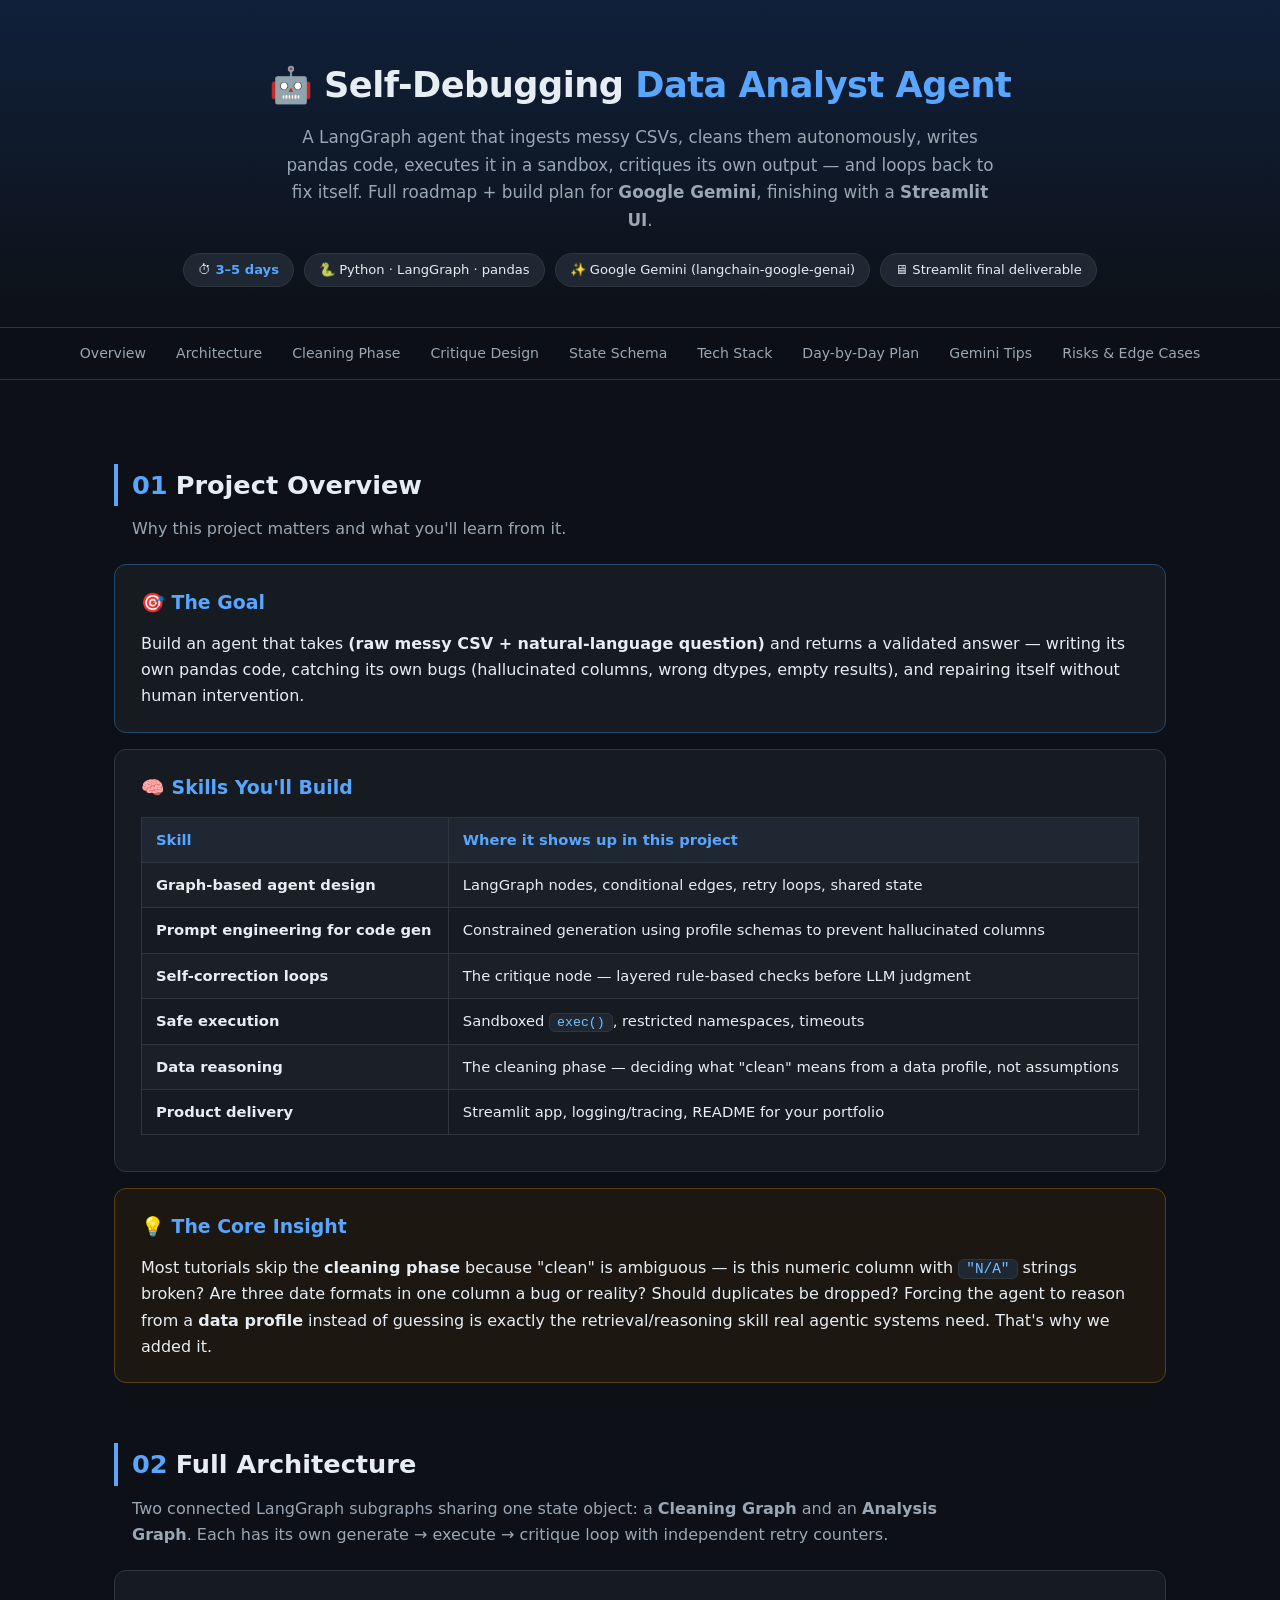
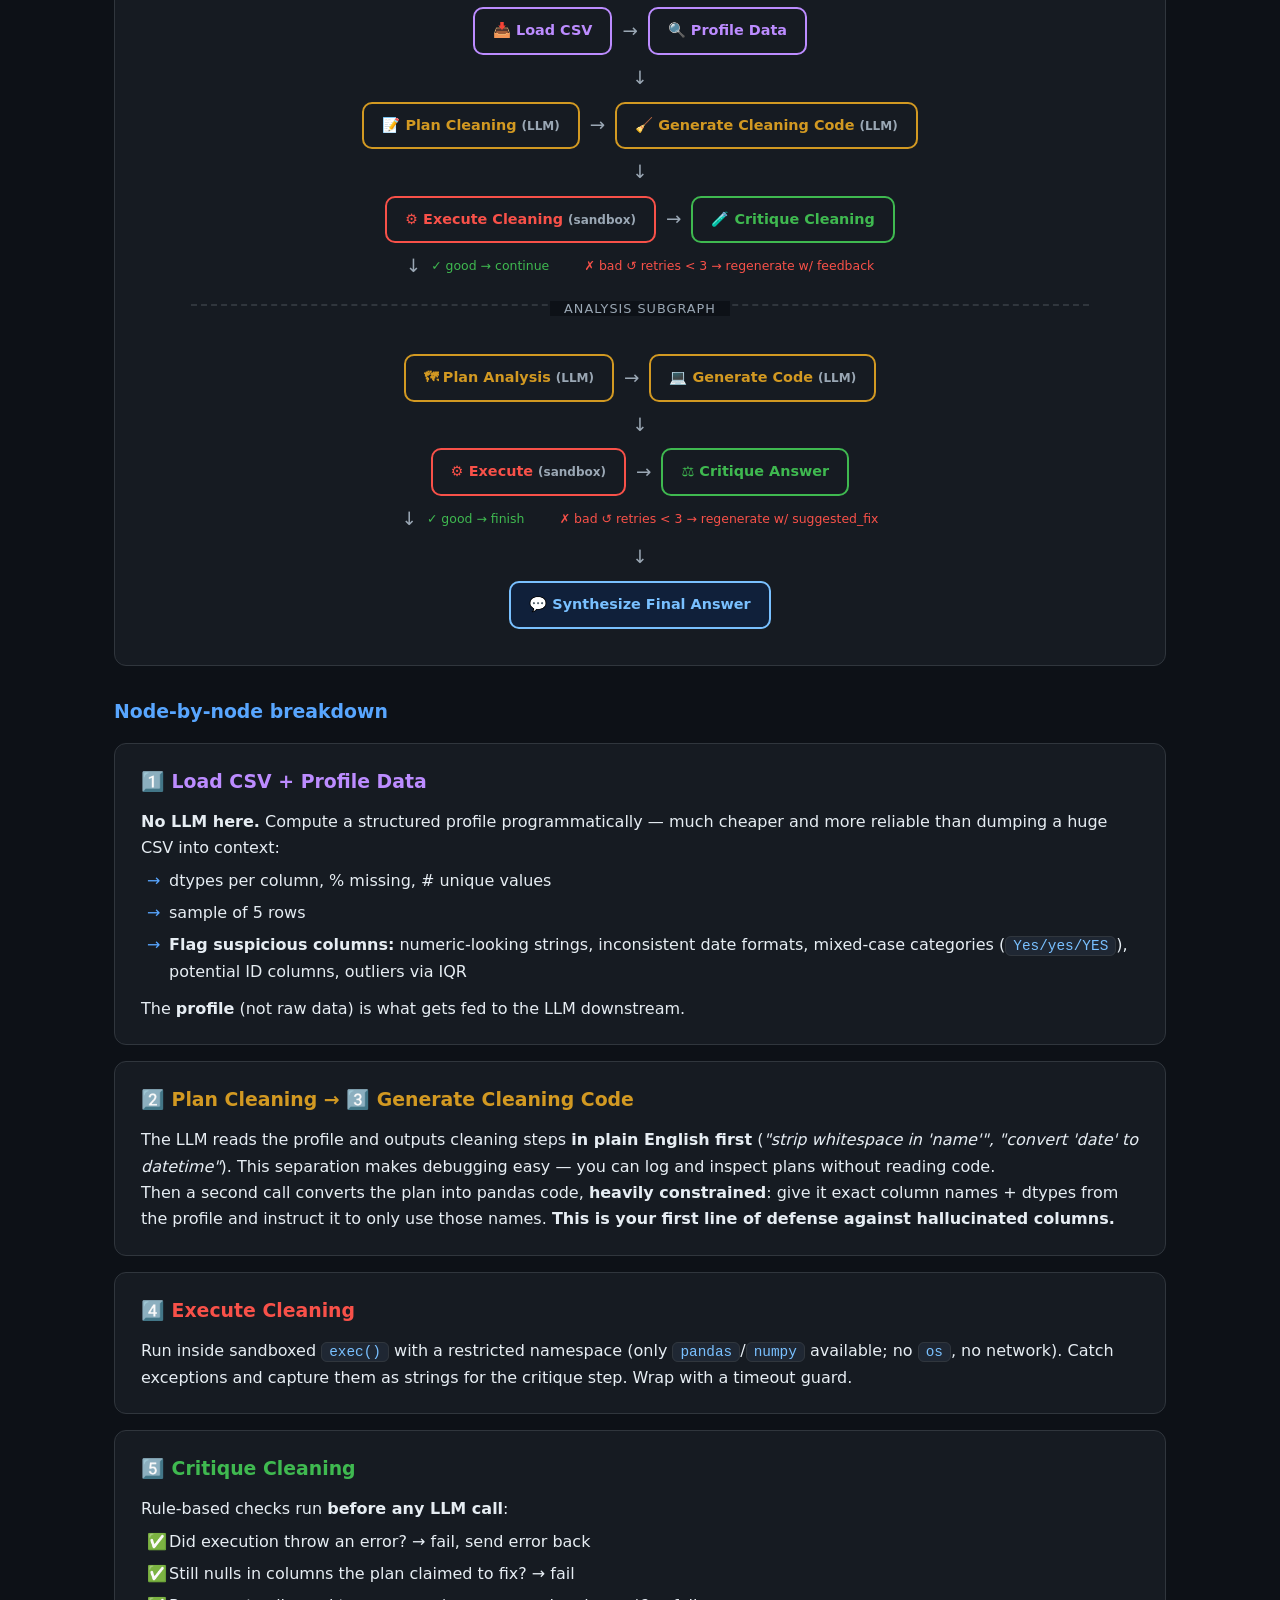
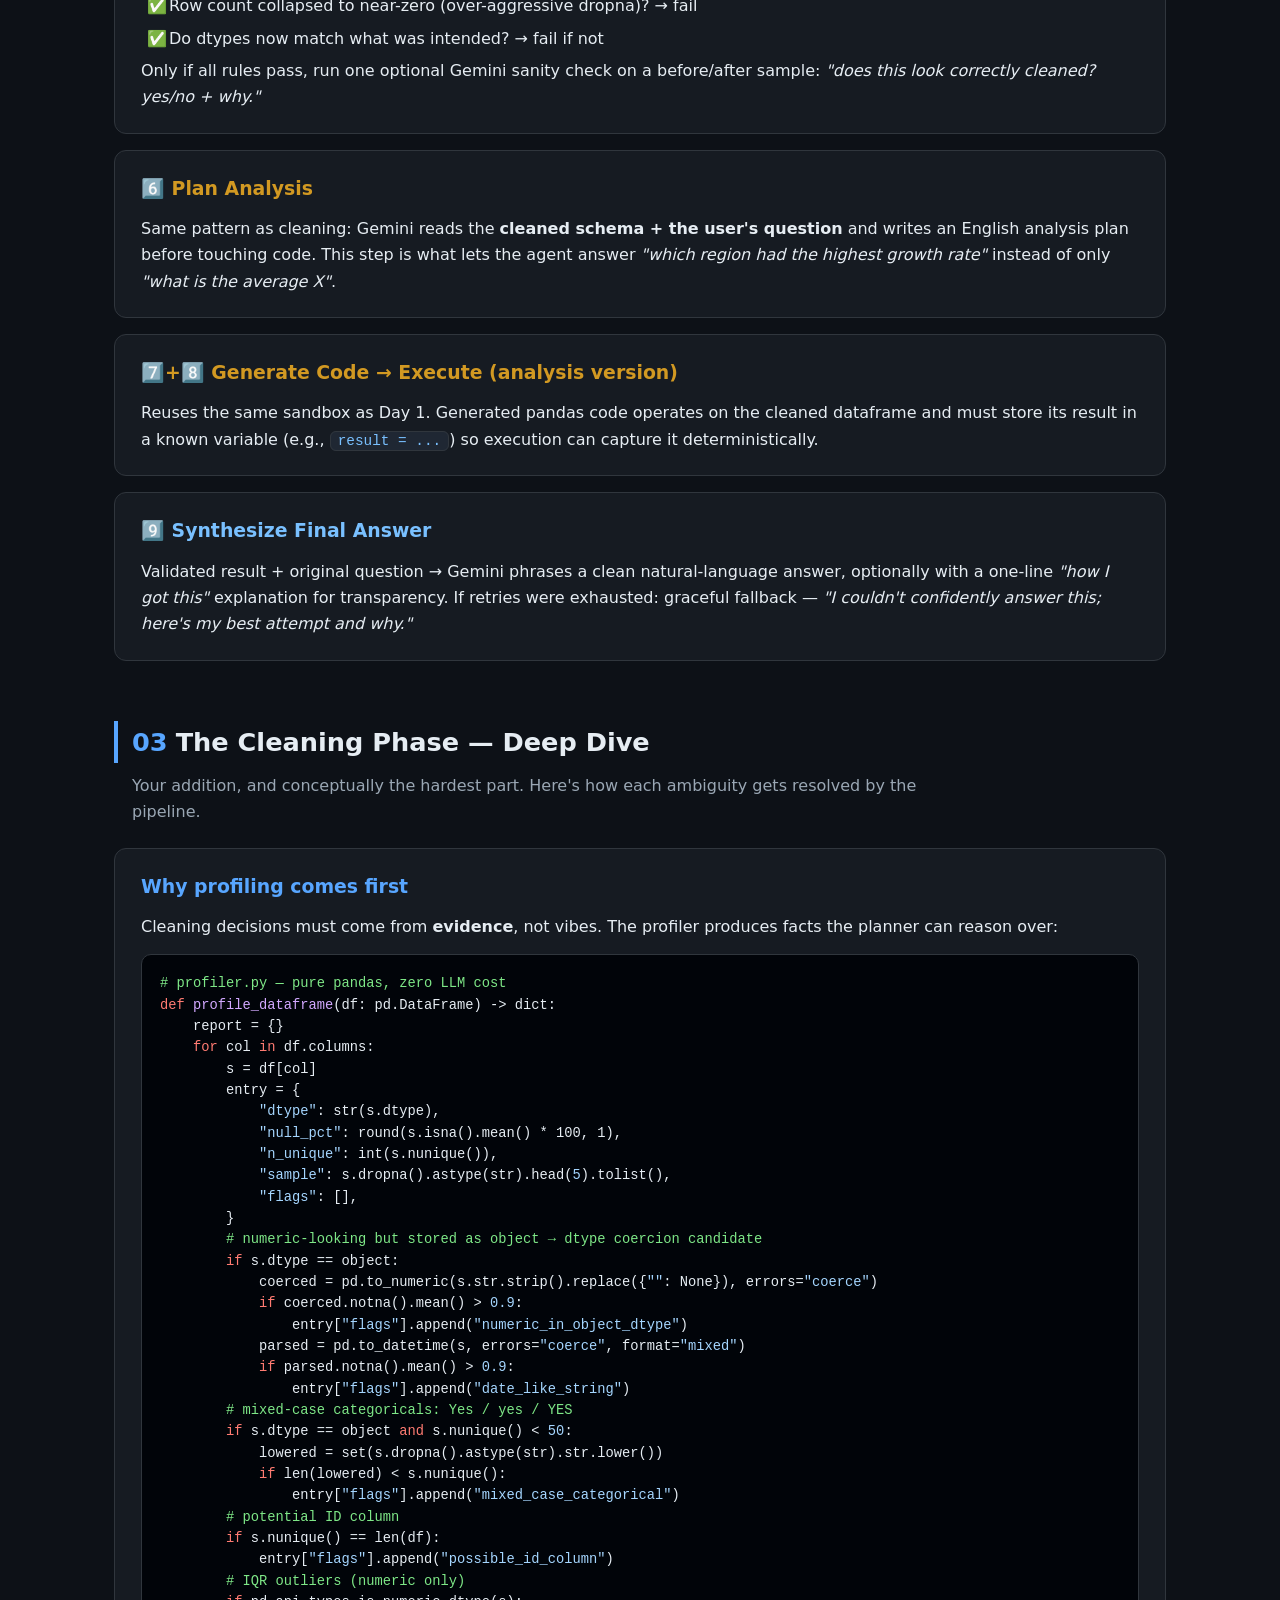
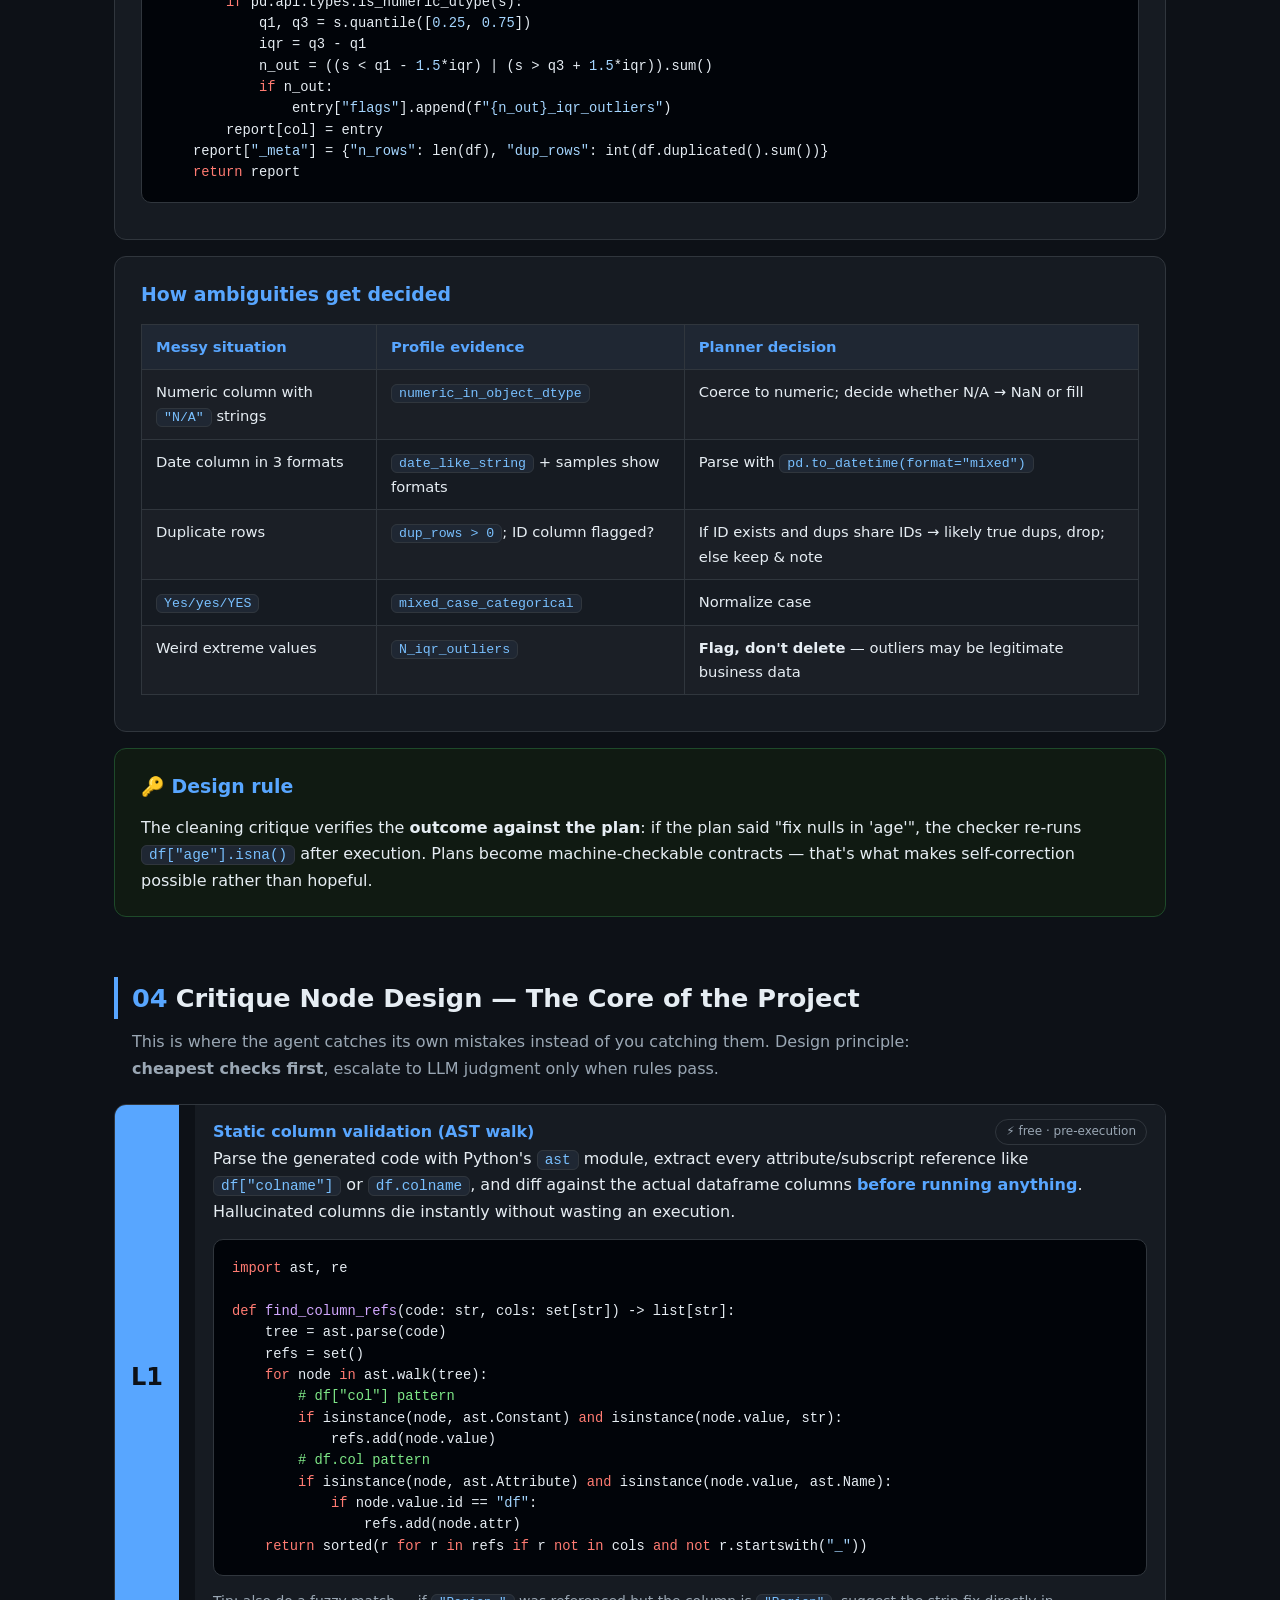
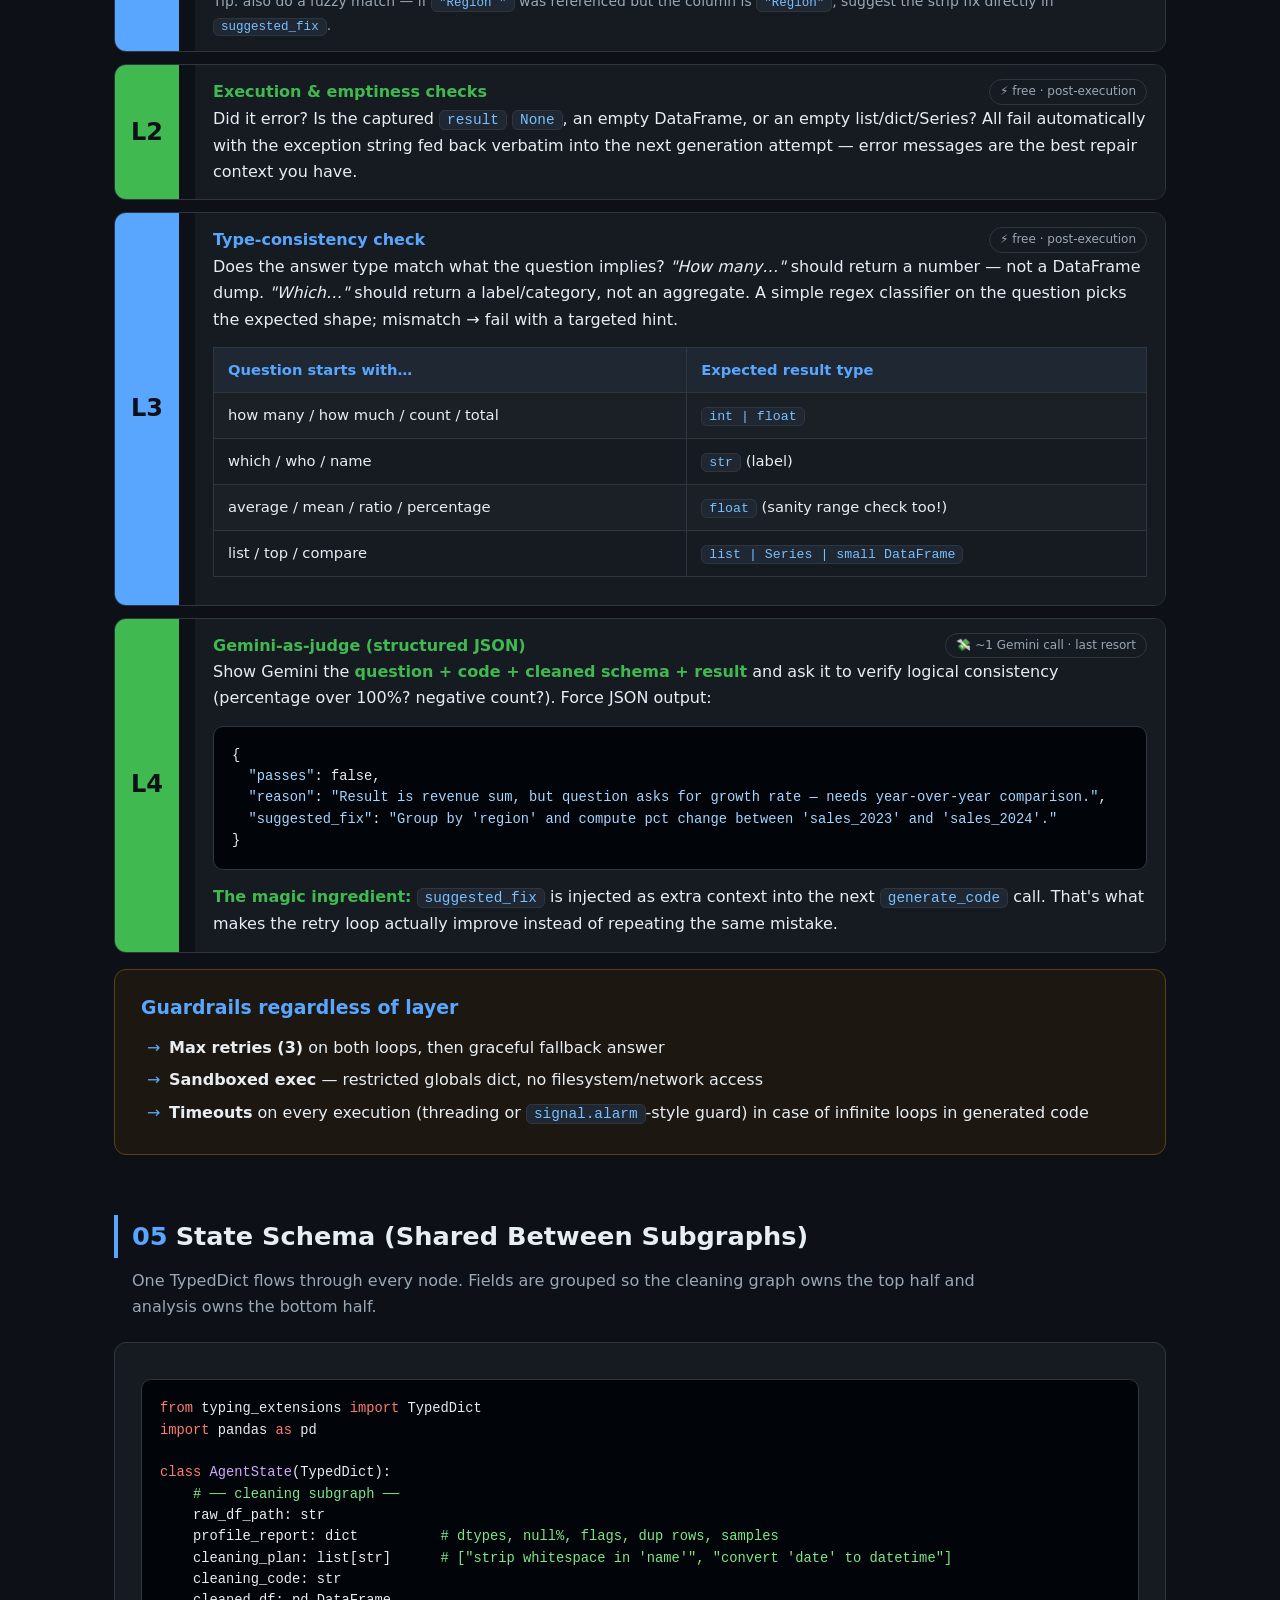
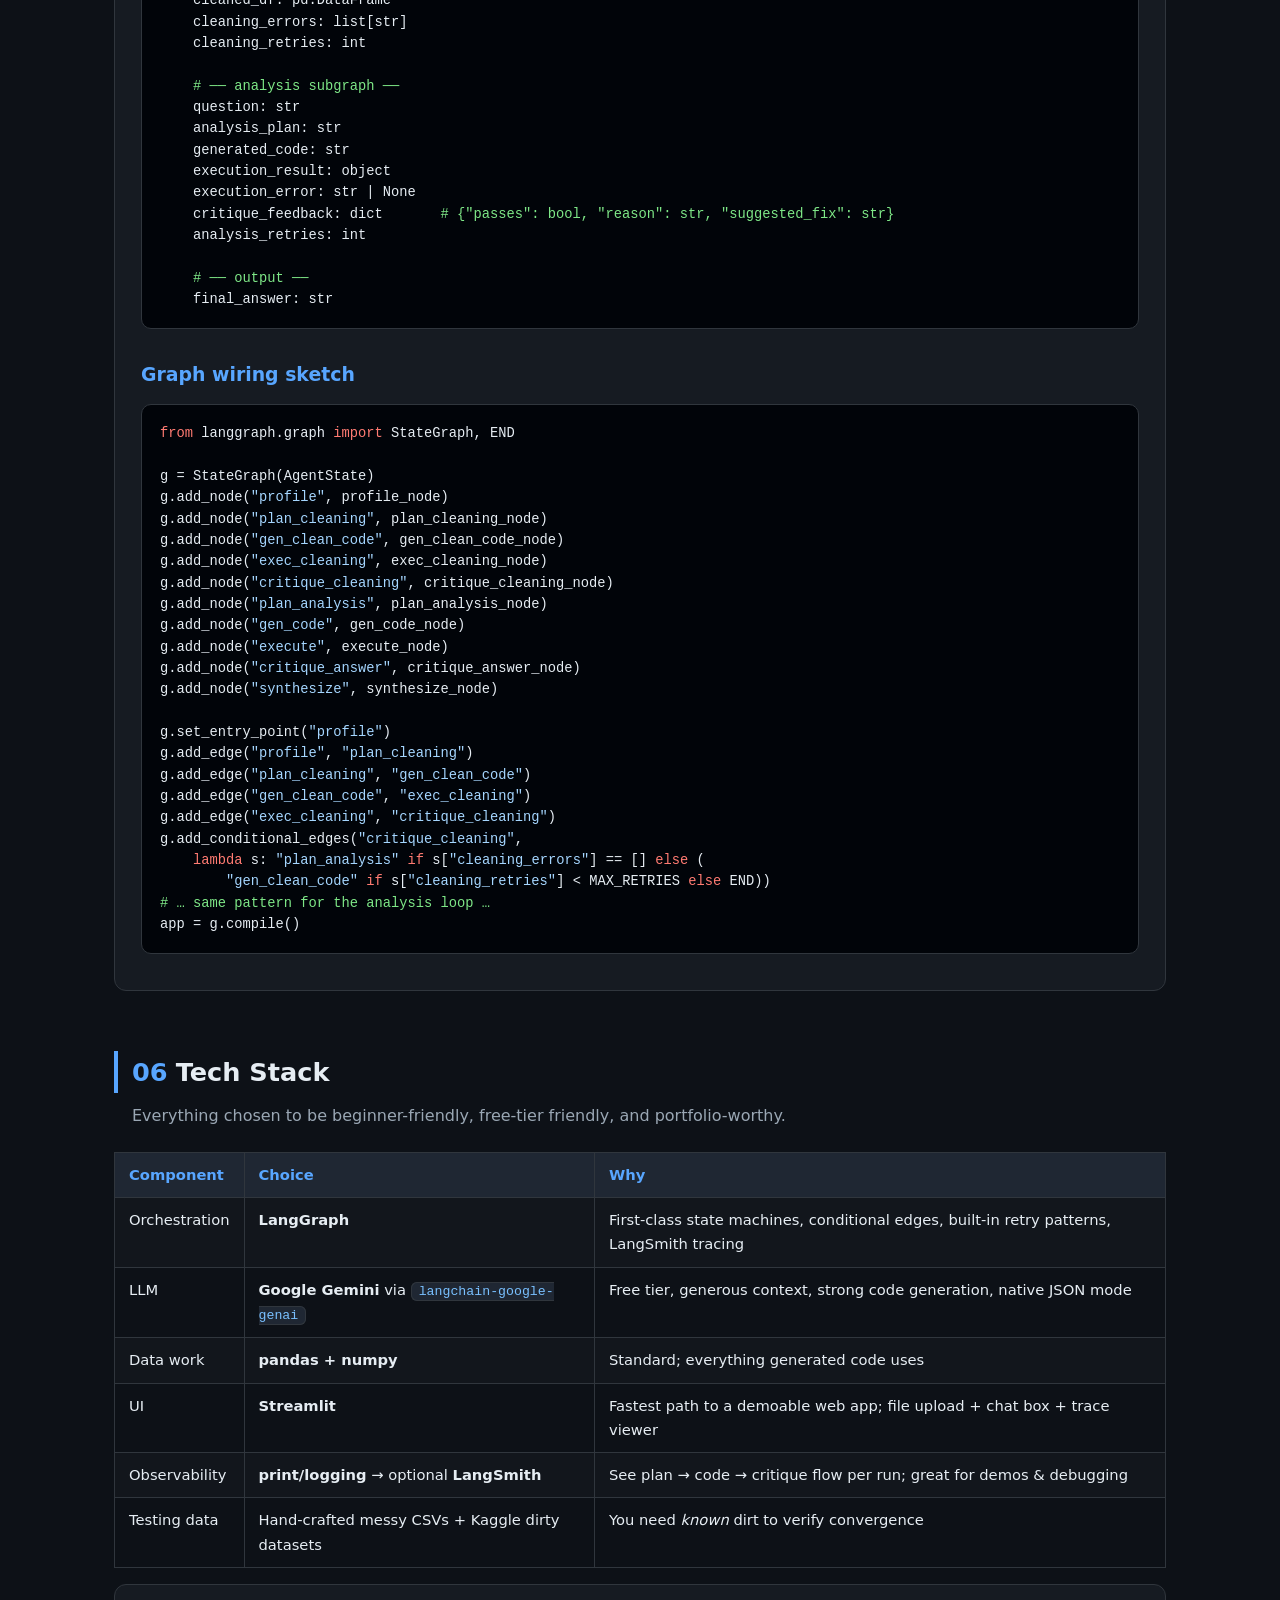
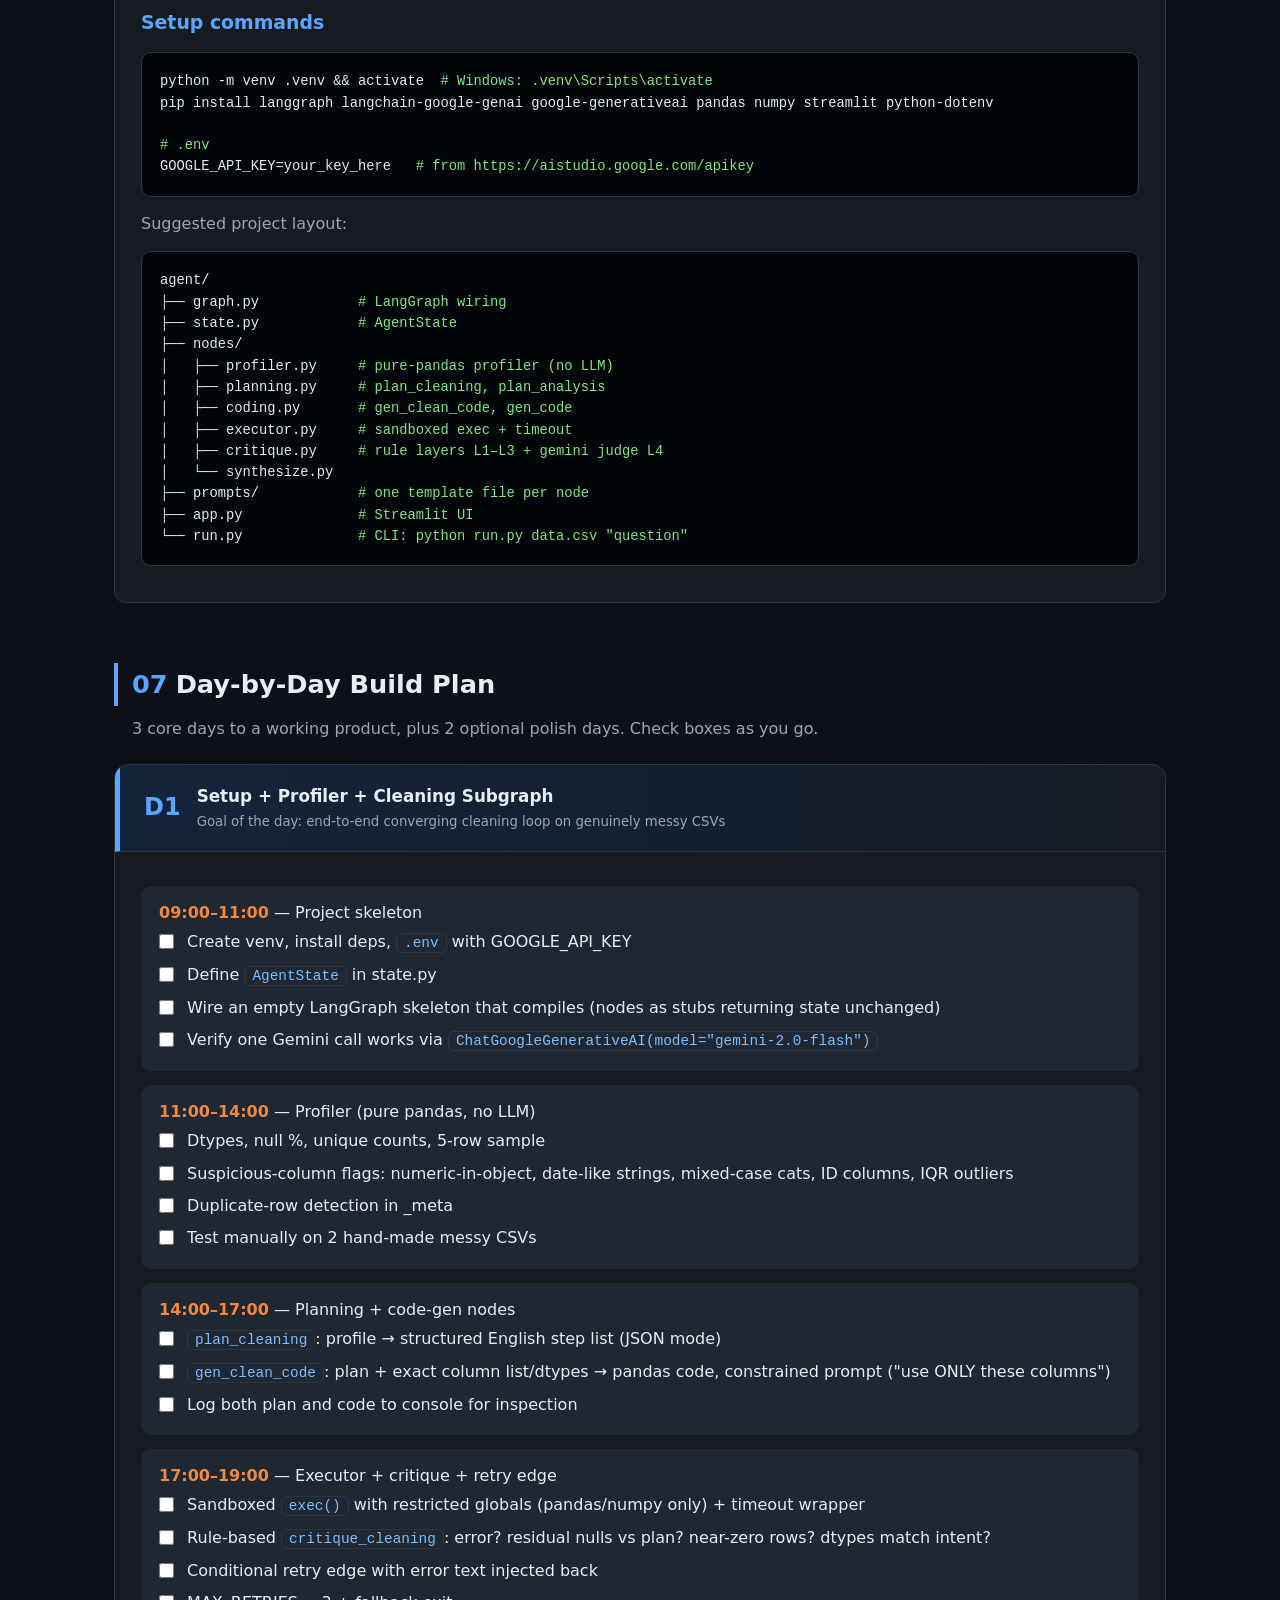
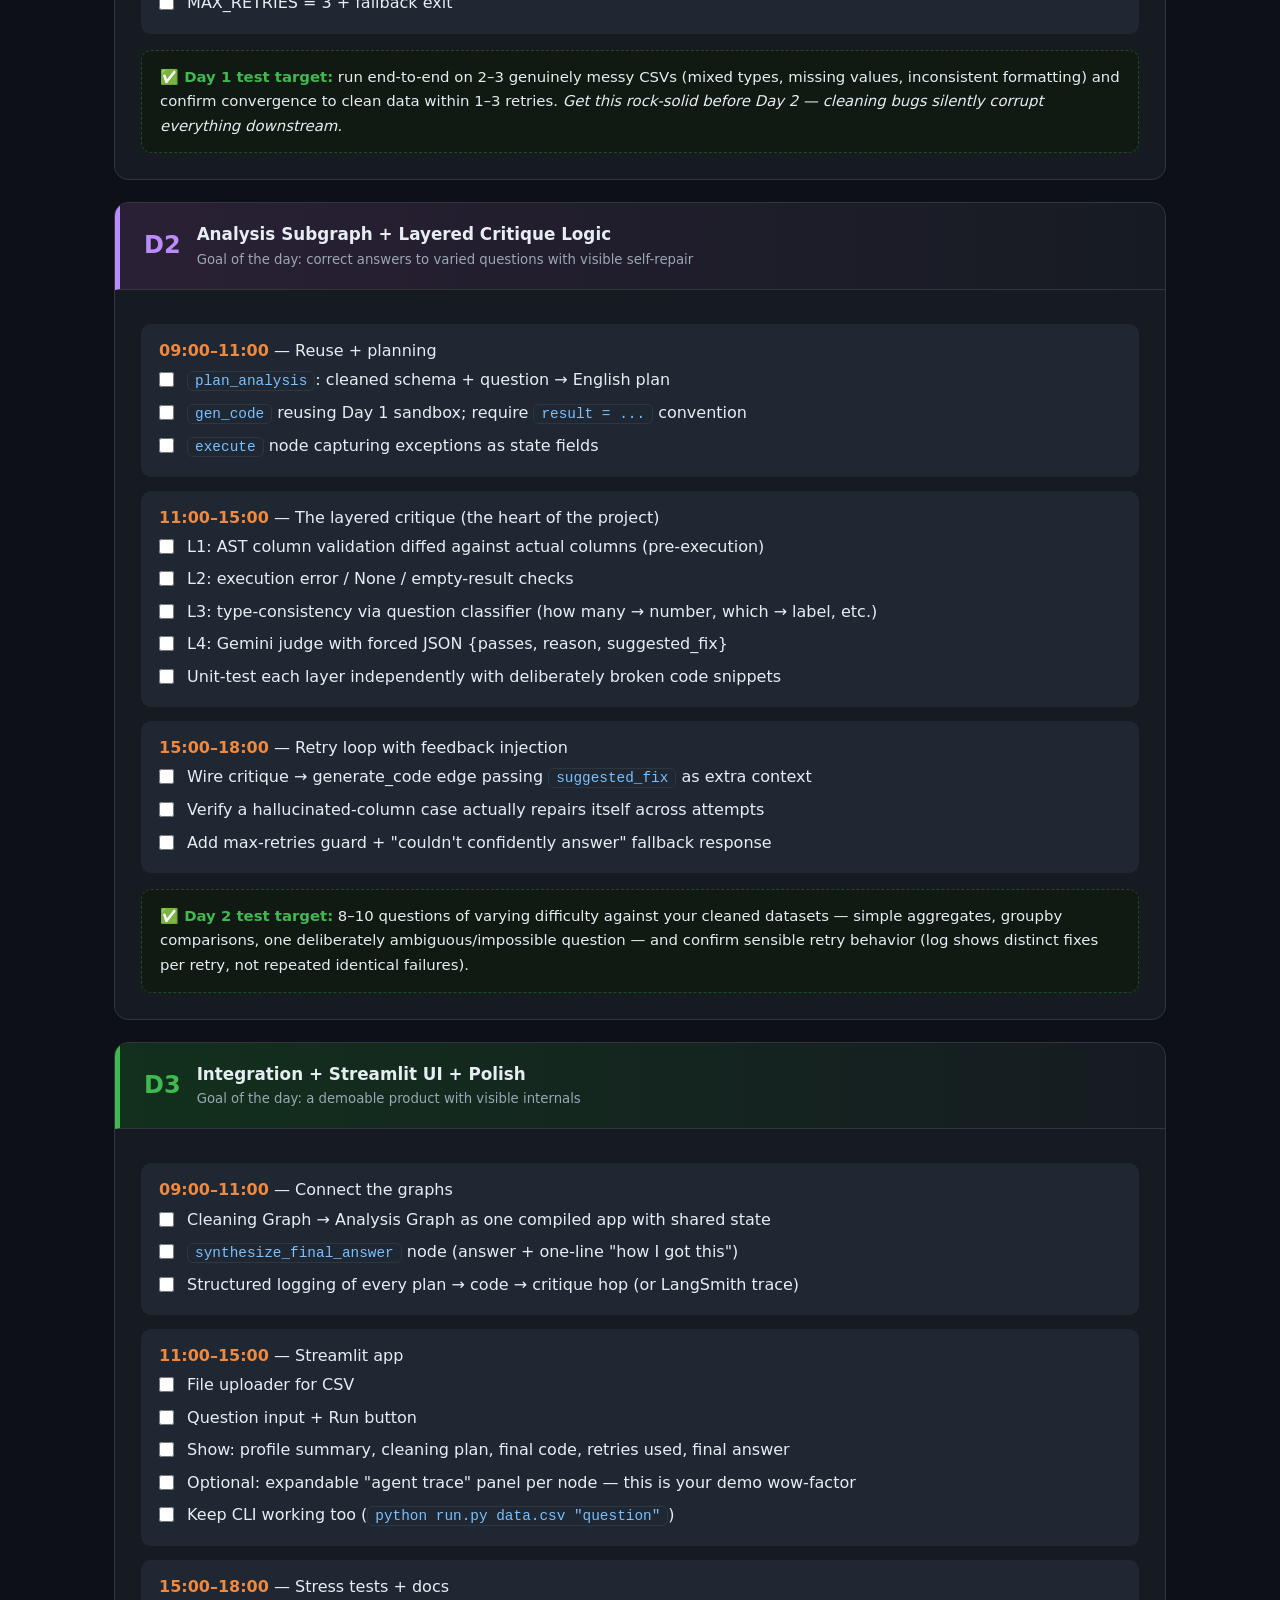
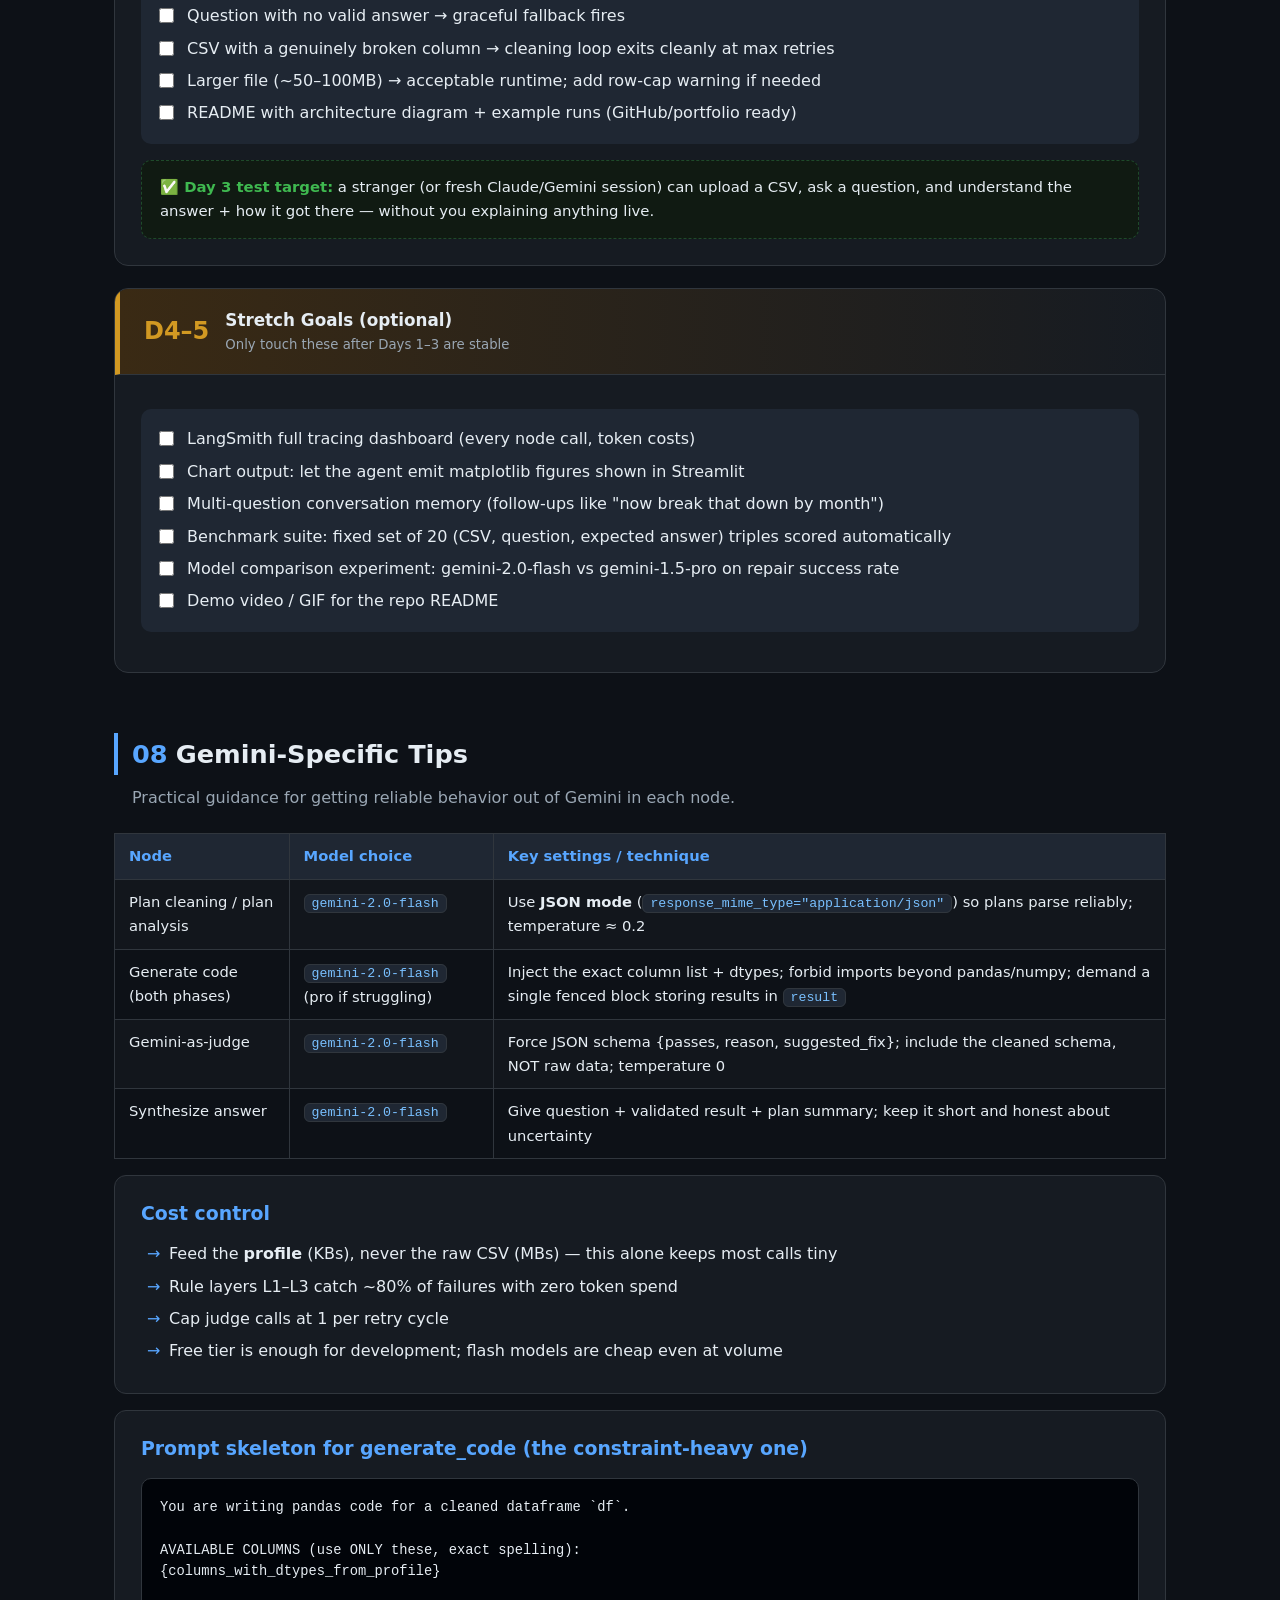
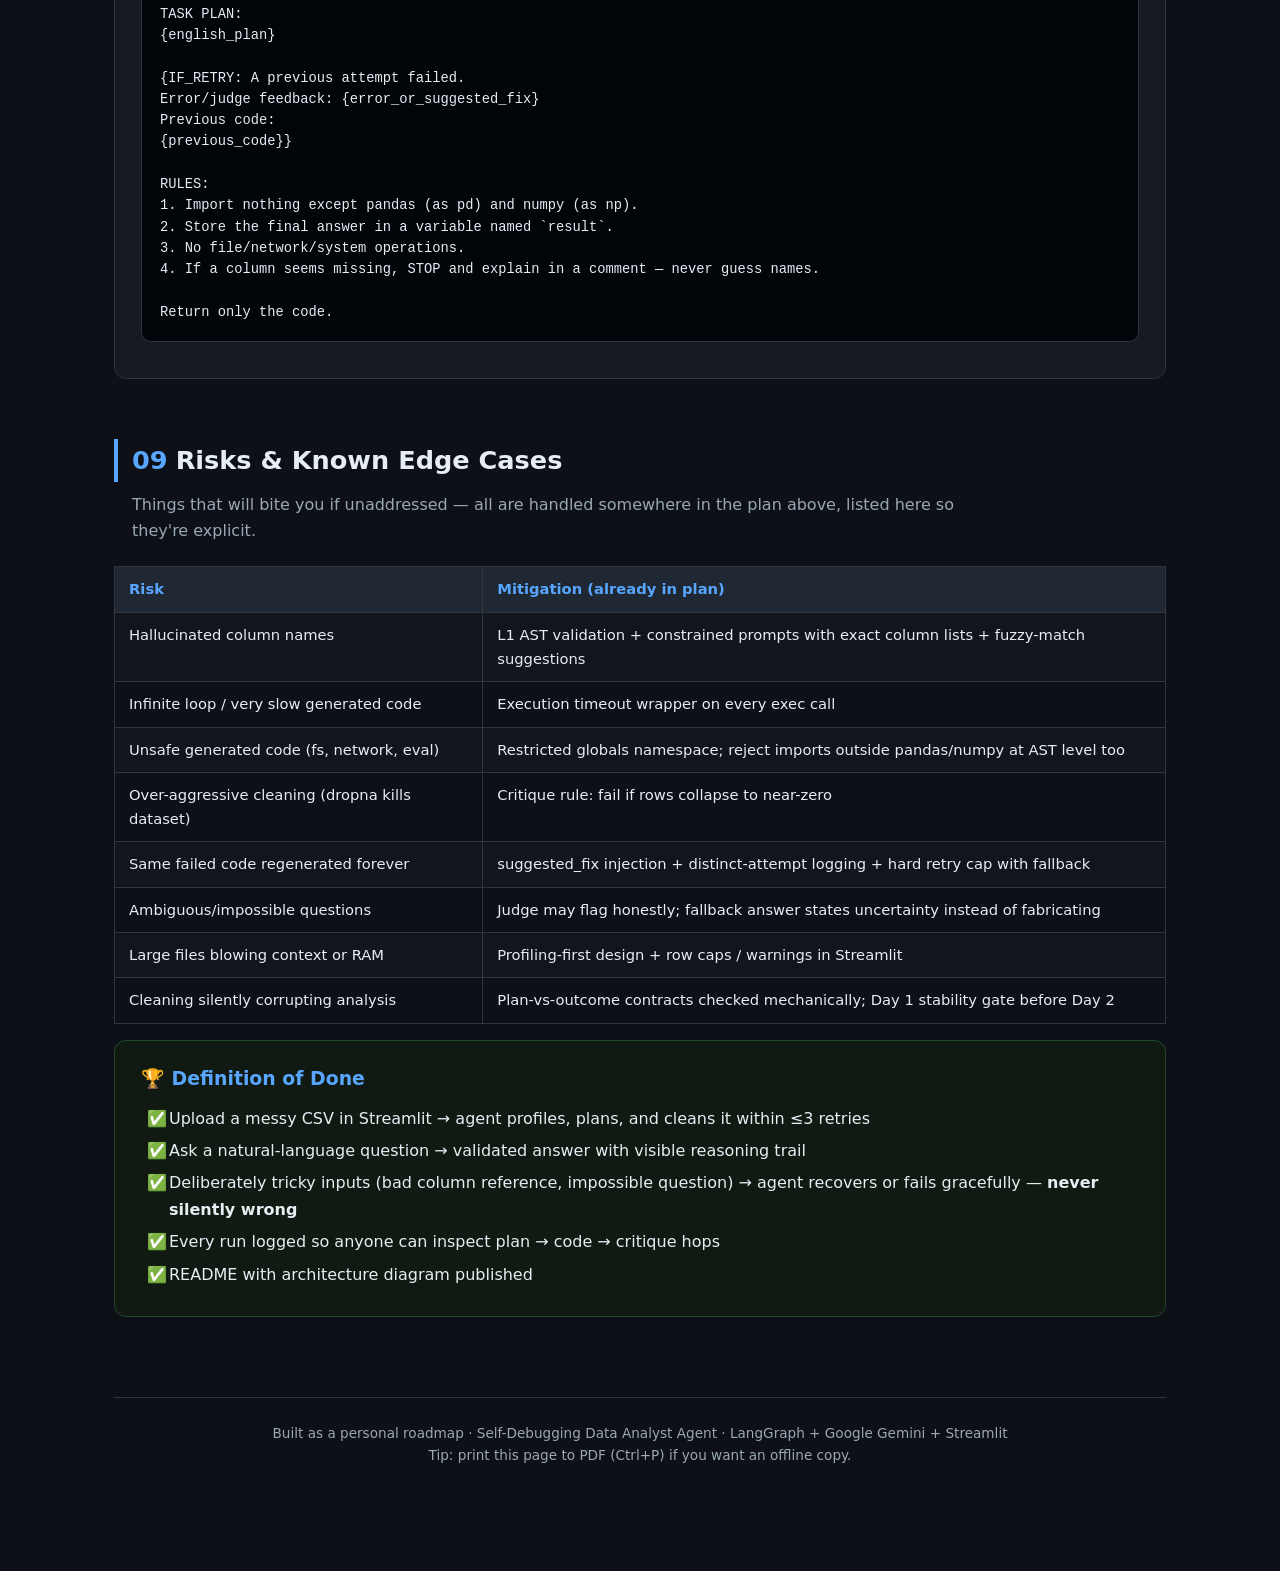
<file: roadmap.html>
<!DOCTYPE html>
<html lang="en">
<head>
<meta charset="UTF-8">
<meta name="viewport" content="width=device-width, initial-scale=1.0">
<title>Self-Debugging Data Analyst Agent — 3–5 Day Roadmap</title>
<style>
  :root {
    --bg: #0d1117;
    --bg2: #161b22;
    --bg3: #1f2733;
    --border: #30363d;
    --text: #e6edf3;
    --muted: #9aa7b4;
    --accent: #58a6ff;
    --green: #3fb950;
    --yellow: #d29922;
    --red: #f85149;
    --purple: #bc8cff;
    --orange: #f0883e;
  }
  * { box-sizing: border-box; margin: 0; padding: 0; }
  body {
    background: var(--bg);
    color: var(--text);
    font-family: "Segoe UI", system-ui, -apple-system, sans-serif;
    line-height: 1.65;
    padding-bottom: 80px;
  }
  .container { max-width: 1100px; margin: 0 auto; padding: 24px; }

  /* ---------- Header ---------- */
  header {
    text-align: center;
    padding: 56px 20px 40px;
    background: linear-gradient(180deg, #10203a 0%, var(--bg) 100%);
    border-bottom: 1px solid var(--border);
  }
  header h1 { font-size: 2.2rem; margin-bottom: 10px; letter-spacing: -0.5px; }
  header h1 span { color: var(--accent); }
  header p.sub { color: var(--muted); font-size: 1.05rem; max-width: 720px; margin: 0 auto; }
  .badges { margin-top: 18px; display: flex; gap: 10px; justify-content: center; flex-wrap: wrap; }
  .badge {
    background: var(--bg3); border: 1px solid var(--border);
    padding: 5px 14px; border-radius: 999px; font-size: 0.82rem; color: var(--text);
  }
  .badge b { color: var(--accent); }

  /* ---------- Nav ---------- */
  nav.toc {
    position: sticky; top: 0; z-index: 100;
    background: rgba(13,17,23,0.95); backdrop-filter: blur(8px);
    border-bottom: 1px solid var(--border);
    padding: 10px 16px;
    display: flex; gap: 14px; flex-wrap: wrap; justify-content: center;
  }
  nav.toc a {
    color: var(--muted); text-decoration: none; font-size: 0.88rem; font-weight: 500;
    padding: 4px 8px; border-radius: 6px;
  }
  nav.toc a:hover { color: var(--accent); background: var(--bg3); }

  /* ---------- Sections ---------- */
  section { margin-top: 60px; scroll-margin-top: 70px; }
  h2 {
    font-size: 1.6rem; margin-bottom: 6px;
    border-left: 4px solid var(--accent); padding-left: 14px;
  }
  h2 .num { color: var(--accent); margin-right: 8px; }
  section > p.intro { color: var(--muted); margin: 10px 0 22px 18px; max-width: 850px; }
  h3 { font-size: 1.18rem; margin: 30px 0 12px; color: var(--accent); }

  .card {
    background: var(--bg2); border: 1px solid var(--border);
    border-radius: 12px; padding: 22px 26px; margin: 16px 0;
  }
  .card.accent { border-color: #1f4a75; }
  .card.warn { border-color: #5a4210; background: #1c1710; }
  .card.good { border-color: #1e4a2a; background: #101a12; }

  code.inline {
    background: var(--bg3); border: 1px solid var(--border);
    padding: 1px 7px; border-radius: 6px;
    font-family: Consolas, "Courier New", monospace; font-size: 0.9em; color: #79c0ff;
  }
  pre {
    background: #010409; border: 1px solid var(--border);
    border-radius: 10px; padding: 18px; overflow-x: auto;
    font-family: Consolas, "Courier New", monospace; font-size: 0.86rem;
    line-height: 1.55; margin: 14px 0;
  }
  pre .cm { color: #7ee787; }   /* comment */
  pre .kw { color: #ff7b72; }   /* keyword */
  pre .fn { color: #d2a8ff; }   /* function */
  pre .st { color: #a5d6ff; }   /* string */
  table { width: 100%; border-collapse: collapse; margin: 14px 0; font-size: 0.92rem; }
  th, td { border: 1px solid var(--border); padding: 10px 14px; text-align: left; vertical-align: top; }
  th { background: var(--bg3); color: var(--accent); font-weight: 600; }
  tr:nth-child(even) td { background: rgba(255,255,255,0.02); }

  ul.clean { list-style: none; padding-left: 0; }
  ul.check li::before { content: "✅ "; }
  ul.cross li::before { content: "❌ "; }
  ul.arrow li::before { content: "→ "; color: var(--accent); }
  ul.clean { padding-left: 6px; }
  ul.clean li { padding-left: 22px; position: relative; margin: 6px 0; }
  ul.check li::before, ul.cross li::before, ul.arrow li::before { position: absolute; left: 0; }
  ul.check, ul.cross, ul.arrow { list-style: none; padding-left: 6px; }
  ul.clean li { margin: 6px 0; }

  /* ---------- Flow diagram ---------- */
  .flowwrap { overflow-x: auto; padding: 10px 0; }
  .flow { display: flex; flex-direction: column; align-items: center; min-width: 720px; }
  .frow { display: flex; align-items: center; gap: 10px; margin: 4px 0; }
  .node {
    border: 2px solid var(--accent); border-radius: 10px;
    padding: 10px 18px; font-weight: 600; font-size: 0.9rem;
    background: var(--bg2); text-align: center; white-space: nowrap;
  }
  .node.io { border-color: var(--purple); color: var(--purple); }
  .node.llm { border-color: var(--yellow); color: var(--yellow); }
  .node.code { border-color: var(--orange); color: var(--orange); }
  .node.exec { border-color: var(--red); color: var(--red); }
  .node.crit { border-color: var(--green); color: var(--green); }
  .node.final { border-color: #79c0ff; background: #10203a; color: #79c0ff; }
  .arr { color: var(--muted); font-size: 1.15rem; }
  .loop-label { font-size: 0.78rem; color: var(--red); white-space: nowrap; }
  .ok-label { font-size: 0.78rem; color: var(--green); white-space: nowrap; }
  .divider {
    width: 90%; border-top: 2px dashed var(--border); margin: 18px 0;
    text-align: center; position: relative;
  }
  .divider span {
    position: relative; top: -0.85em; background: var(--bg);
    padding: 0 14px; color: var(--muted); font-size: 0.8rem; letter-spacing: 1px;
  }

  /* ---------- Day plan ---------- */
  .day {
    background: var(--bg2); border: 1px solid var(--border);
    border-radius: 14px; margin: 22px 0; overflow: hidden;
  }
  .day-head {
    display: flex; align-items: center; gap: 16px; padding: 18px 24px;
    border-bottom: 1px solid var(--border);
  }
  .day-head.d1 { background: linear-gradient(90deg, #14243d, transparent); border-left: 5px solid var(--accent); }
  .day-head.d2 { background: linear-gradient(90deg, #2a2035, transparent); border-left: 5px solid var(--purple); }
  .day-head.d3 { background: linear-gradient(90deg, #12301c, transparent); border-left: 5px solid var(--green); }
  .day-head.d45 { background: linear-gradient(90deg, #3a2a14, transparent); border-left: 5px solid var(--yellow); }
  .day-num { font-size: 1.5rem; font-weight: 800; }
  .day-head.d1 .day-num { color: var(--accent); }
  .day-head.d2 .day-num { color: var(--purple); }
  .day-head.d3 .day-num { color: var(--green); }
  .day-head.d45 .day-num { color: var(--yellow); }
  .day-title { flex: 1; }
  .day-title b { font-size: 1.05rem; }
  .day-title small { display: block; color: var(--muted); font-size: 0.83rem; }
  .day-body { padding: 20px 26px 26px; }
  .block { margin: 14px 0; padding: 14px 18px; background: var(--bg3); border-radius: 10px; }
  .block b.time { color: var(--orange); font-variant-numeric: tabular-nums; }
  .target {
    margin-top: 16px; padding: 14px 18px; border-radius: 10px;
    background: #101a12; border: 1px dashed #1e4a2a; font-size: 0.93rem;
  }
  .target b { color: var(--green); }
  input[type="checkbox"] { accent-color: var(--green); width: 15px; height: 15px; margin-right: 8px; vertical-align: -2px; }
  label.chk { cursor: pointer; display: inline-block; margin: 3px 0; }

  /* ---------- Layers (critique) ---------- */
  .layer {
    display: flex; gap: 16px; align-items: stretch; margin: 12px 0;
    border-radius: 12px; overflow: hidden; border: 1px solid var(--border);
  }
  .layer .lnum {
    flex: 0 0 64px; display: flex; align-items: center; justify-content: center;
    font-size: 1.5rem; font-weight: 800; color: var(--bg);
  }
  .layer:nth-child(odd) .lnum { background: var(--accent); }
  .layer:nth-child(even) .lnum { background: var(--green); }
  .layer .lbody { flex: 1; background: var(--bg2); padding: 14px 18px; }
  .layer .lbody b { color: var(--accent); }
  .layer:nth-child(even) .lbody b { color: var(--green); }
  .cost { float: right; font-size: 0.75rem; padding: 2px 10px; border-radius: 999px; border: 1px solid var(--border); color: var(--muted); }

  footer {
    text-align: center; margin-top: 80px; color: var(--muted); font-size: 0.85rem;
    border-top: 1px solid var(--border); padding-top: 24px;
  }
</style>
</head>
<body>

<header>
  <h1>🤖 Self-Debugging <span>Data Analyst Agent</span></h1>
  <p class="sub">A LangGraph agent that ingests messy CSVs, cleans them autonomously, writes pandas code,
     executes it in a sandbox, critiques its own output — and loops back to fix itself.
     Full roadmap + build plan for <b>Google Gemini</b>, finishing with a <b>Streamlit UI</b>.</p>
  <div class="badges">
    <span class="badge">⏱ <b>3–5 days</b></span>
    <span class="badge">🐍 Python · LangGraph · pandas</span>
    <span class="badge">✨ Google Gemini (langchain-google-genai)</span>
    <span class="badge">🖥 Streamlit final deliverable</span>
  </div>
</header>

<nav class="toc">
  <a href="#overview">Overview</a>
  <a href="#architecture">Architecture</a>
  <a href="#cleaning">Cleaning Phase</a>
  <a href="#critique">Critique Design</a>
  <a href="#state">State Schema</a>
  <a href="#stack">Tech Stack</a>
  <a href="#plan">Day-by-Day Plan</a>
  <a href="#gemini">Gemini Tips</a>
  <a href="#risks">Risks &amp; Edge Cases</a>
</nav>

<div class="container">

<!-- ============================================================ -->
<section id="overview">
  <h2><span class="num">01</span>Project Overview</h2>
  <p class="intro">Why this project matters and what you'll learn from it.</p>

  <div class="card accent">
    <h3 style="margin-top:0">🎯 The Goal</h3>
    <p>Build an agent that takes <b>(raw messy CSV + natural-language question)</b> and returns
       a validated answer — writing its own pandas code, catching its own bugs
       (hallucinated columns, wrong dtypes, empty results), and repairing itself without human intervention.</p>
  </div>

  <div class="card">
    <h3 style="margin-top:0">🧠 Skills You'll Build</h3>
    <table>
      <tr><th>Skill</th><th>Where it shows up in this project</th></tr>
      <tr><td><b>Graph-based agent design</b></td><td>LangGraph nodes, conditional edges, retry loops, shared state</td></tr>
      <tr><td><b>Prompt engineering for code gen</b></td><td>Constrained generation using profile schemas to prevent hallucinated columns</td></tr>
      <tr><td><b>Self-correction loops</b></td><td>The critique node — layered rule-based checks before LLM judgment</td></tr>
      <tr><td><b>Safe execution</b></td><td>Sandboxed <code class="inline">exec()</code>, restricted namespaces, timeouts</td></tr>
      <tr><td><b>Data reasoning</b></td><td>The cleaning phase — deciding what "clean" means from a data profile, not assumptions</td></tr>
      <tr><td><b>Product delivery</b></td><td>Streamlit app, logging/tracing, README for your portfolio</td></tr>
    </table>
  </div>

  <div class="card warn">
    <h3 style="margin-top:0">💡 The Core Insight</h3>
    <p>Most tutorials skip the <b>cleaning phase</b> because "clean" is ambiguous — is this numeric column
       with <code class="inline">"N/A"</code> strings broken? Are three date formats in one column a bug or reality?
       Should duplicates be dropped? Forcing the agent to reason from a <b>data profile</b> instead of guessing
       is exactly the retrieval/reasoning skill real agentic systems need. That's why we added it.</p>
  </div>
</section>

<!-- ============================================================ -->
<section id="architecture">
  <h2><span class="num">02</span>Full Architecture</h2>
  <p class="intro">Two connected LangGraph subgraphs sharing one state object: a <b>Cleaning Graph</b> and an <b>Analysis Graph</b>. Each has its own generate → execute → critique loop with independent retry counters.</p>

  <div class="card">
    <div class="flowwrap">
      <div class="flow">
        <!-- Cleaning subgraph -->
        <div class="frow"><div class="node io">📥 Load CSV</div><span class="arr">→</span><div class="node io">🔍 Profile Data</div></div>
        <div class="frow"><span class="arr">↓</span></div>
        <div class="frow"><div class="node llm">📝 Plan Cleaning <small style="color:var(--muted)">(LLM)</small></div><span class="arr">→</span><div class="node llm">🧹 Generate Cleaning Code <small style="color:var(--muted)">(LLM)</small></div></div>
        <div class="frow"><span class="arr">↓</span></div>
        <div class="frow"><div class="node exec">⚙️ Execute Cleaning <small style="color:var(--muted)">(sandbox)</small></div><span class="arr">→</span><div class="node crit">🧪 Critique Cleaning</div></div>
        <div class="frow"><span class="arr">↓</span><span class="ok-label">✓ good → continue</span>&nbsp;&nbsp;&nbsp;<span class="loop-label">✗ bad ↺ retries &lt; 3 → regenerate w/ feedback</span></div>

        <div class="divider"><span>ANALYSIS SUBGRAPH</span></div>

        <div class="frow"><div class="node llm">🗺 Plan Analysis <small style="color:var(--muted)">(LLM)</small></div><span class="arr">→</span><div class="node llm">💻 Generate Code <small style="color:var(--muted)">(LLM)</small></div></div>
        <div class="frow"><span class="arr">↓</span></div>
        <div class="frow"><div class="node exec">⚙️ Execute <small style="color:var(--muted)">(sandbox)</small></div><span class="arr">→</span><div class="node crit">⚖️ Critique Answer</div></div>
        <div class="frow"><span class="arr">↓</span><span class="ok-label">✓ good → finish</span>&nbsp;&nbsp;&nbsp;<span class="loop-label">✗ bad ↺ retries &lt; 3 → regenerate w/ suggested_fix</span></div>

        <div class="frow"><span class="arr">↓</span></div>
        <div class="frow"><div class="node final">💬 Synthesize Final Answer</div></div>
      </div>
    </div>
  </div>

  <h3>Node-by-node breakdown</h3>

  <div class="card">
    <h3 style="margin-top:0;color:var(--purple)">1️⃣ Load CSV + Profile Data</h3>
    <p><b>No LLM here.</b> Compute a structured profile programmatically — much cheaper and more reliable than dumping a huge CSV into context:</p>
    <ul class="clean arrow">
      <li>dtypes per column, % missing, # unique values</li>
      <li>sample of 5 rows</li>
      <li><b>Flag suspicious columns:</b> numeric-looking strings, inconsistent date formats, mixed-case categories (<code class="inline">Yes/yes/YES</code>), potential ID columns, outliers via IQR</li>
    </ul>
    <p style="margin-top:10px">The <b>profile</b> (not raw data) is what gets fed to the LLM downstream.</p>
  </div>

  <div class="card">
    <h3 style="margin-top:0;color:var(--yellow)">2️⃣ Plan Cleaning → 3️⃣ Generate Cleaning Code</h3>
    <p>The LLM reads the profile and outputs cleaning steps <b>in plain English first</b>
       (<i>"strip whitespace in 'name'", "convert 'date' to datetime"</i>). This separation makes debugging easy — you can log and inspect plans without reading code.</p>
    <p>Then a second call converts the plan into pandas code, <b>heavily constrained</b>: give it exact column names + dtypes from the profile and instruct it to only use those names. <b>This is your first line of defense against hallucinated columns.</b></p>
  </div>

  <div class="card">
    <h3 style="margin-top:0;color:var(--red)">4️⃣ Execute Cleaning</h3>
    <p>Run inside sandboxed <code class="inline">exec()</code> with a restricted namespace (only <code class="inline">pandas</code>/<code class="inline">numpy</code> available; no <code class="inline">os</code>, no network). Catch exceptions and capture them as strings for the critique step. Wrap with a timeout guard.</p>
  </div>

  <div class="card">
    <h3 style="margin-top:0;color:var(--green)">5️⃣ Critique Cleaning</h3>
    <p>Rule-based checks run <b>before any LLM call</b>:</p>
    <ul class="check clean">
      <li>Did execution throw an error? → fail, send error back</li>
      <li>Still nulls in columns the plan claimed to fix? → fail</li>
      <li>Row count collapsed to near-zero (over-aggressive dropna)? → fail</li>
      <li>Do dtypes now match what was intended? → fail if not</li>
    </ul>
    <p>Only if all rules pass, run one optional Gemini sanity check on a before/after sample:
       <i>"does this look correctly cleaned? yes/no + why."</i></p>
  </div>

  <div class="card">
    <h3 style="margin-top:0;color:var(--yellow)">6️⃣ Plan Analysis</h3>
    <p>Same pattern as cleaning: Gemini reads the <b>cleaned schema + the user's question</b> and writes an English analysis plan before touching code. This step is what lets the agent answer <i>"which region had the highest growth rate"</i> instead of only <i>"what is the average X"</i>.</p>
  </div>

  <div class="card">
    <h3 style="margin-top:0;color:var(--yellow)">7️⃣+8️⃣ Generate Code → Execute (analysis version)</h3>
    <p>Reuses the same sandbox as Day 1. Generated pandas code operates on the cleaned dataframe and must store its result in a known variable (e.g., <code class="inline">result = ...</code>) so execution can capture it deterministically.</p>
  </div>

  <div class="card">
    <h3 style="margin-top:0;color:#79c0ff">9️⃣ Synthesize Final Answer</h3>
    <p>Validated result + original question → Gemini phrases a clean natural-language answer,
       optionally with a one-line <i>"how I got this"</i> explanation for transparency.
       If retries were exhausted: graceful fallback — <i>"I couldn't confidently answer this; here's my best attempt and why."</i></p>
  </div>
</section>

<!-- ============================================================ -->
<section id="cleaning">
  <h2><span class="num">03</span>The Cleaning Phase — Deep Dive</h2>
  <p class="intro">Your addition, and conceptually the hardest part. Here's how each ambiguity gets resolved by the pipeline.</p>

  <div class="card">
    <h3 style="margin-top:0">Why profiling comes first</h3>
    <p>Cleaning decisions must come from <b>evidence</b>, not vibes. The profiler produces facts the planner can reason over:</p>
    <pre><span class="cm"># profiler.py — pure pandas, zero LLM cost</span>
<span class="kw">def</span> <span class="fn">profile_dataframe</span>(df: pd.DataFrame) -> dict:
    report = {}
    <span class="kw">for</span> col <span class="kw">in</span> df.columns:
        s = df[col]
        entry = {
            <span class="st">"dtype"</span>: str(s.dtype),
            <span class="st">"null_pct"</span>: round(s.isna().mean() * 100, 1),
            <span class="st">"n_unique"</span>: int(s.nunique()),
            <span class="st">"sample"</span>: s.dropna().astype(str).head(<span class="st">5</span>).tolist(),
            <span class="st">"flags"</span>: [],
        }
        <span class="cm"># numeric-looking but stored as object → dtype coercion candidate</span>
        <span class="kw">if</span> s.dtype == object:
            coerced = pd.to_numeric(s.str.strip().replace({<span class="st">""</span>: None}), errors=<span class="st">"coerce"</span>)
            <span class="kw">if</span> coerced.notna().mean() > <span class="st">0.9</span>:
                entry[<span class="st">"flags"</span>].append(<span class="st">"numeric_in_object_dtype"</span>)
            parsed = pd.to_datetime(s, errors=<span class="st">"coerce"</span>, format=<span class="st">"mixed"</span>)
            <span class="kw">if</span> parsed.notna().mean() > <span class="st">0.9</span>:
                entry[<span class="st">"flags"</span>].append(<span class="st">"date_like_string"</span>)
        <span class="cm"># mixed-case categoricals: Yes / yes / YES</span>
        <span class="kw">if</span> s.dtype == object <span class="kw">and</span> s.nunique() &lt; <span class="st">50</span>:
            lowered = set(s.dropna().astype(str).str.lower())
            <span class="kw">if</span> len(lowered) &lt; s.nunique():
                entry[<span class="st">"flags"</span>].append(<span class="st">"mixed_case_categorical"</span>)
        <span class="cm"># potential ID column</span>
        <span class="kw">if</span> s.nunique() == len(df):
            entry[<span class="st">"flags"</span>].append(<span class="st">"possible_id_column"</span>)
        <span class="cm"># IQR outliers (numeric only)</span>
        <span class="kw">if</span> pd.api.types.is_numeric_dtype(s):
            q1, q3 = s.quantile([<span class="st">0.25</span>, <span class="st">0.75</span>])
            iqr = q3 - q1
            n_out = ((s &lt; q1 - <span class="st">1.5</span>*iqr) | (s > q3 + <span class="st">1.5</span>*iqr)).sum()
            <span class="kw">if</span> n_out:
                entry[<span class="st">"flags"</span>].append(f<span class="st">"{n_out}_iqr_outliers"</span>)
        report[col] = entry
    report[<span class="st">"_meta"</span>] = {<span class="st">"n_rows"</span>: len(df), <span class="st">"dup_rows"</span>: int(df.duplicated().sum())}
    <span class="kw">return</span> report</pre>
  </div>

  <div class="card">
    <h3 style="margin-top:0">How ambiguities get decided</h3>
    <table>
      <tr><th>Messy situation</th><th>Profile evidence</th><th>Planner decision</th></tr>
      <tr><td>Numeric column with <code class="inline">"N/A"</code> strings</td><td><code class="inline">numeric_in_object_dtype</code></td><td>Coerce to numeric; decide whether N/A → NaN or fill</td></tr>
      <tr><td>Date column in 3 formats</td><td><code class="inline">date_like_string</code> + samples show formats</td><td>Parse with <code class="inline">pd.to_datetime(format="mixed")</code></td></tr>
      <tr><td>Duplicate rows</td><td><code class="inline">dup_rows &gt; 0</code>; ID column flagged?</td><td>If ID exists and dups share IDs → likely true dups, drop; else keep &amp; note</td></tr>
      <tr><td><code class="inline">Yes/yes/YES</code></td><td><code class="inline">mixed_case_categorical</code></td><td>Normalize case</td></tr>
      <tr><td>Weird extreme values</td><td><code class="inline">N_iqr_outliers</code></td><td><b>Flag, don't delete</b> — outliers may be legitimate business data</td></tr>
    </table>
  </div>

  <div class="card good">
    <h3 style="margin-top:0">🔑 Design rule</h3>
    <p>The cleaning critique verifies the <b>outcome against the plan</b>: if the plan said "fix nulls in 'age'", the checker re-runs
       <code class="inline">df["age"].isna()</code> after execution. Plans become machine-checkable contracts — that's what makes self-correction possible rather than hopeful.</p>
  </div>
</section>

<!-- ============================================================ -->
<section id="critique">
  <h2><span class="num">04</span>Critique Node Design — The Core of the Project</h2>
  <p class="intro">This is where the agent catches its own mistakes instead of you catching them. Design principle: <b>cheapest checks first</b>, escalate to LLM judgment only when rules pass.</p>

  <div class="layer">
    <div class="lnum">L1</div>
    <div class="lbody">
      <span class="cost">⚡ free · pre-execution</span>
      <b>Static column validation (AST walk)</b>
      <p>Parse the generated code with Python's <code class="inline">ast</code> module, extract every attribute/subscript reference like <code class="inline">df["colname"]</code> or <code class="inline">df.colname</code>, and diff against the actual dataframe columns <b>before running anything</b>. Hallucinated columns die instantly without wasting an execution.</p>
      <pre><span class="kw">import</span> ast, re

<span class="kw">def</span> <span class="fn">find_column_refs</span>(code: str, cols: set[str]) -> list[str]:
    tree = ast.parse(code)
    refs = set()
    <span class="kw">for</span> node <span class="kw">in</span> ast.walk(tree):
        <span class="cm"># df["col"] pattern</span>
        <span class="kw">if</span> isinstance(node, ast.Constant) <span class="kw">and</span> isinstance(node.value, str):
            refs.add(node.value)
        <span class="cm"># df.col pattern</span>
        <span class="kw">if</span> isinstance(node, ast.Attribute) <span class="kw">and</span> isinstance(node.value, ast.Name):
            <span class="kw">if</span> node.value.id == <span class="st">"df"</span>:
                refs.add(node.attr)
    <span class="kw">return</span> sorted(r <span class="kw">for</span> r <span class="kw">in</span> refs <span class="kw">if</span> r <span class="kw">not in</span> cols <span class="kw">and not</span> r.startswith(<span class="st">"_"</span>))</pre>
      <p style="color:var(--muted);font-size:0.87em">Tip: also do a fuzzy match — if <code class="inline">"Region "</code> was referenced but the column is <code class="inline">"Region"</code>, suggest the strip fix directly in <code class="inline">suggested_fix</code>.</p>
    </div>
  </div>

  <div class="layer">
    <div class="lnum">L2</div>
    <div class="lbody">
      <span class="cost">⚡ free · post-execution</span>
      <b>Execution &amp; emptiness checks</b>
      <p>Did it error? Is the captured <code class="inline">result</code> <code class="inline">None</code>, an empty DataFrame, or an empty list/dict/Series? All fail automatically with the exception string fed back verbatim into the next generation attempt — error messages are the best repair context you have.</p>
    </div>
  </div>

  <div class="layer">
    <div class="lnum">L3</div>
    <div class="lbody">
      <span class="cost">⚡ free · post-execution</span>
      <b>Type-consistency check</b>
      <p>Does the answer type match what the question implies?
         <i>"How many…"</i> should return a number — not a DataFrame dump.
         <i>"Which…"</i> should return a label/category, not an aggregate.
         A simple regex classifier on the question picks the expected shape; mismatch → fail with a targeted hint.</p>
      <table>
        <tr><th>Question starts with…</th><th>Expected result type</th></tr>
        <tr><td>how many / how much / count / total</td><td><code class="inline">int | float</code></td></tr>
        <tr><td>which / who / name</td><td><code class="inline">str</code> (label)</td></tr>
        <tr><td>average / mean / ratio / percentage</td><td><code class="inline">float</code> (sanity range check too!)</td></tr>
        <tr><td>list / top / compare</td><td><code class="inline">list | Series | small DataFrame</code></td></tr>
      </table>
    </div>
  </div>

  <div class="layer">
    <div class="lnum">L4</div>
    <div class="lbody">
      <span class="cost">💸 ~1 Gemini call · last resort</span>
      <b>Gemini-as-judge (structured JSON)</b>
      <p>Show Gemini the <b>question + code + cleaned schema + result</b> and ask it to verify logical consistency (percentage over 100%? negative count?). Force JSON output:</p>
      <pre>{
  <span class="st">"passes"</span>: false,
  <span class="st">"reason"</span>: <span class="st">"Result is revenue sum, but question asks for growth rate — needs year-over-year comparison."</span>,
  <span class="st">"suggested_fix"</span>: <span class="st">"Group by 'region' and compute pct change between 'sales_2023' and 'sales_2024'."</span>
}</pre>
      <p><b>The magic ingredient:</b> <code class="inline">suggested_fix</code> is injected as extra context into the next <code class="inline">generate_code</code> call. That's what makes the retry loop actually improve instead of repeating the same mistake.</p>
    </div>
  </div>

  <div class="card warn">
    <h3 style="margin-top:0">Guardrails regardless of layer</h3>
    <ul class="arrow clean">
      <li><b>Max retries (3)</b> on both loops, then graceful fallback answer</li>
      <li><b>Sandboxed exec</b> — restricted globals dict, no filesystem/network access</li>
      <li><b>Timeouts</b> on every execution (threading or <code class="inline">signal.alarm</code>-style guard) in case of infinite loops in generated code</li>
    </ul>
  </div>
</section>

<!-- ============================================================ -->
<section id="state">
  <h2><span class="num">05</span>State Schema (Shared Between Subgraphs)</h2>
  <p class="intro">One TypedDict flows through every node. Fields are grouped so the cleaning graph owns the top half and analysis owns the bottom half.</p>

  <div class="card">
<pre><span class="kw">from</span> typing_extensions <span class="kw">import</span> TypedDict
<span class="kw">import</span> pandas <span class="kw">as</span> pd

<span class="kw">class</span> <span class="fn">AgentState</span>(TypedDict):
    <span class="cm"># ── cleaning subgraph ──</span>
    raw_df_path: str
    profile_report: dict          <span class="cm"># dtypes, null%, flags, dup rows, samples</span>
    cleaning_plan: list[str]      <span class="cm"># ["strip whitespace in 'name'", "convert 'date' to datetime"]</span>
    cleaning_code: str
    cleaned_df: pd.DataFrame
    cleaning_errors: list[str]
    cleaning_retries: int

    <span class="cm"># ── analysis subgraph ──</span>
    question: str
    analysis_plan: str
    generated_code: str
    execution_result: object
    execution_error: str | None
    critique_feedback: dict       <span class="cm"># {"passes": bool, "reason": str, "suggested_fix": str}</span>
    analysis_retries: int

    <span class="cm"># ── output ──</span>
    final_answer: str</pre>

    <h3>Graph wiring sketch</h3>
<pre><span class="kw">from</span> langgraph.graph <span class="kw">import</span> StateGraph, END

g = StateGraph(AgentState)
g.add_node(<span class="st">"profile"</span>, profile_node)
g.add_node(<span class="st">"plan_cleaning"</span>, plan_cleaning_node)
g.add_node(<span class="st">"gen_clean_code"</span>, gen_clean_code_node)
g.add_node(<span class="st">"exec_cleaning"</span>, exec_cleaning_node)
g.add_node(<span class="st">"critique_cleaning"</span>, critique_cleaning_node)
g.add_node(<span class="st">"plan_analysis"</span>, plan_analysis_node)
g.add_node(<span class="st">"gen_code"</span>, gen_code_node)
g.add_node(<span class="st">"execute"</span>, execute_node)
g.add_node(<span class="st">"critique_answer"</span>, critique_answer_node)
g.add_node(<span class="st">"synthesize"</span>, synthesize_node)

g.set_entry_point(<span class="st">"profile"</span>)
g.add_edge(<span class="st">"profile"</span>, <span class="st">"plan_cleaning"</span>)
g.add_edge(<span class="st">"plan_cleaning"</span>, <span class="st">"gen_clean_code"</span>)
g.add_edge(<span class="st">"gen_clean_code"</span>, <span class="st">"exec_cleaning"</span>)
g.add_edge(<span class="st">"exec_cleaning"</span>, <span class="st">"critique_cleaning"</span>)
g.add_conditional_edges(<span class="st">"critique_cleaning"</span>,
    <span class="kw">lambda</span> s: <span class="st">"plan_analysis"</span> <span class="kw">if</span> s[<span class="st">"cleaning_errors"</span>] == [] <span class="kw">else</span> (
        <span class="st">"gen_clean_code"</span> <span class="kw">if</span> s[<span class="st">"cleaning_retries"</span>] &lt; MAX_RETRIES <span class="kw">else</span> END))
<span class="cm"># … same pattern for the analysis loop …</span>
app = g.compile()</pre>
  </div>
</section>

<!-- ============================================================ -->
<section id="stack">
  <h2><span class="num">06</span>Tech Stack</h2>
  <p class="intro">Everything chosen to be beginner-friendly, free-tier friendly, and portfolio-worthy.</p>
  <table>
    <tr><th>Component</th><th>Choice</th><th>Why</th></tr>
    <tr><td>Orchestration</td><td><b>LangGraph</b></td><td>First-class state machines, conditional edges, built-in retry patterns, LangSmith tracing</td></tr>
    <tr><td>LLM</td><td><b>Google Gemini</b> via <code class="inline">langchain-google-genai</code></td><td>Free tier, generous context, strong code generation, native JSON mode</td></tr>
    <tr><td>Data work</td><td><b>pandas + numpy</b></td><td>Standard; everything generated code uses</td></tr>
    <tr><td>UI</td><td><b>Streamlit</b></td><td>Fastest path to a demoable web app; file upload + chat box + trace viewer</td></tr>
    <tr><td>Observability</td><td><b>print/logging</b> → optional <b>LangSmith</b></td><td>See plan → code → critique flow per run; great for demos &amp; debugging</td></tr>
    <tr><td>Testing data</td><td>Hand-crafted messy CSVs + Kaggle dirty datasets</td><td>You need <i>known</i> dirt to verify convergence</td></tr>
  </table>

  <div class="card">
    <h3 style="margin-top:0">Setup commands</h3>
    <pre>python -m venv .venv && activate  <span class="cm"># Windows: .venv\Scripts\activate</span>
pip install langgraph langchain-google-genai google-generativeai pandas numpy streamlit python-dotenv

<span class="cm"># .env</span>
GOOGLE_API_KEY=your_key_here   <span class="cm"># from https://aistudio.google.com/apikey</span></pre>
    <p style="margin-top:10px;color:var(--muted)">Suggested project layout:</p>
<pre>agent/
├── graph.py            <span class="cm"># LangGraph wiring</span>
├── state.py            <span class="cm"># AgentState</span>
├── nodes/
│   ├── profiler.py     <span class="cm"># pure-pandas profiler (no LLM)</span>
│   ├── planning.py     <span class="cm"># plan_cleaning, plan_analysis</span>
│   ├── coding.py       <span class="cm"># gen_clean_code, gen_code</span>
│   ├── executor.py     <span class="cm"># sandboxed exec + timeout</span>
│   ├── critique.py     <span class="cm"># rule layers L1–L3 + gemini judge L4</span>
│   └── synthesize.py
├── prompts/            <span class="cm"># one template file per node</span>
├── app.py              <span class="cm"># Streamlit UI</span>
└── run.py              <span class="cm"># CLI: python run.py data.csv "question"</span></pre>
  </div>
</section>

<!-- ============================================================ -->
<section id="plan">
  <h2><span class="num">07</span>Day-by-Day Build Plan</h2>
  <p class="intro">3 core days to a working product, plus 2 optional polish days. Check boxes as you go.</p>

  <!-- DAY 1 -->
  <div class="day">
    <div class="day-head d1">
      <div class="day-num">D1</div>
      <div class="day-title"><b>Setup + Profiler + Cleaning Subgraph</b><small>Goal of the day: end-to-end converging cleaning loop on genuinely messy CSVs</small></div>
    </div>
    <div class="day-body">
      <div class="block"><b class="time">09:00–11:00</b> — Project skeleton<br>
        <label class="chk"><input type="checkbox"> Create venv, install deps, <code class="inline">.env</code> with GOOGLE_API_KEY</label><br>
        <label class="chk"><input type="checkbox"> Define <code class="inline">AgentState</code> in state.py</label><br>
        <label class="chk"><input type="checkbox"> Wire an empty LangGraph skeleton that compiles (nodes as stubs returning state unchanged)</label><br>
        <label class="chk"><input type="checkbox"> Verify one Gemini call works via <code class="inline">ChatGoogleGenerativeAI(model="gemini-2.0-flash")</code></label>
      </div>
      <div class="block"><b class="time">11:00–14:00</b> — Profiler (pure pandas, no LLM)<br>
        <label class="chk"><input type="checkbox"> Dtypes, null %, unique counts, 5-row sample</label><br>
        <label class="chk"><input type="checkbox"> Suspicious-column flags: numeric-in-object, date-like strings, mixed-case cats, ID columns, IQR outliers</label><br>
        <label class="chk"><input type="checkbox"> Duplicate-row detection in _meta</label><br>
        <label class="chk"><input type="checkbox"> Test manually on 2 hand-made messy CSVs</label>
      </div>
      <div class="block"><b class="time">14:00–17:00</b> — Planning + code-gen nodes<br>
        <label class="chk"><input type="checkbox"> <code class="inline">plan_cleaning</code>: profile → structured English step list (JSON mode)</label><br>
        <label class="chk"><input type="checkbox"> <code class="inline">gen_clean_code</code>: plan + exact column list/dtypes → pandas code, constrained prompt ("use ONLY these columns")</label><br>
        <label class="chk"><input type="checkbox"> Log both plan and code to console for inspection</label>
      </div>
      <div class="block"><b class="time">17:00–19:00</b> — Executor + critique + retry edge<br>
        <label class="chk"><input type="checkbox"> Sandboxed <code class="inline">exec()</code> with restricted globals (pandas/numpy only) + timeout wrapper</label><br>
        <label class="chk"><input type="checkbox"> Rule-based <code class="inline">critique_cleaning</code>: error? residual nulls vs plan? near-zero rows? dtypes match intent?</label><br>
        <label class="chk"><input type="checkbox"> Conditional retry edge with error text injected back</label><br>
        <label class="chk"><input type="checkbox"> MAX_RETRIES = 3 + fallback exit</label>
      </div>
      <div class="target"><b>✅ Day 1 test target:</b> run end-to-end on 2–3 genuinely messy CSVs (mixed types, missing values, inconsistent formatting) and confirm convergence to clean data within 1–3 retries. <i>Get this rock-solid before Day 2 — cleaning bugs silently corrupt everything downstream.</i></div>
    </div>
  </div>

  <!-- DAY 2 -->
  <div class="day">
    <div class="day-head d2">
      <div class="day-num">D2</div>
      <div class="day-title"><b>Analysis Subgraph + Layered Critique Logic</b><small>Goal of the day: correct answers to varied questions with visible self-repair</small></div>
    </div>
    <div class="day-body">
      <div class="block"><b class="time">09:00–11:00</b> — Reuse + planning<br>
        <label class="chk"><input type="checkbox"> <code class="inline">plan_analysis</code>: cleaned schema + question → English plan</label><br>
        <label class="chk"><input type="checkbox"> <code class="inline">gen_code</code> reusing Day 1 sandbox; require <code class="inline">result = ...</code> convention</label><br>
        <label class="chk"><input type="checkbox"> <code class="inline">execute</code> node capturing exceptions as state fields</label>
      </div>
      <div class="block"><b class="time">11:00–15:00</b> — The layered critique (the heart of the project)<br>
        <label class="chk"><input type="checkbox"> L1: AST column validation diffed against actual columns (pre-execution)</label><br>
        <label class="chk"><input type="checkbox"> L2: execution error / None / empty-result checks</label><br>
        <label class="chk"><input type="checkbox"> L3: type-consistency via question classifier (how many → number, which → label, etc.)</label><br>
        <label class="chk"><input type="checkbox"> L4: Gemini judge with forced JSON {passes, reason, suggested_fix}</label><br>
        <label class="chk"><input type="checkbox"> Unit-test each layer independently with deliberately broken code snippets</label>
      </div>
      <div class="block"><b class="time">15:00–18:00</b> — Retry loop with feedback injection<br>
        <label class="chk"><input type="checkbox"> Wire critique → generate_code edge passing <code class="inline">suggested_fix</code> as extra context</label><br>
        <label class="chk"><input type="checkbox"> Verify a hallucinated-column case actually repairs itself across attempts</label><br>
        <label class="chk"><input type="checkbox"> Add max-retries guard + "couldn't confidently answer" fallback response</label>
      </div>
      <div class="target"><b>✅ Day 2 test target:</b> 8–10 questions of varying difficulty against your cleaned datasets — simple aggregates, groupby comparisons, one deliberately ambiguous/impossible question — and confirm sensible retry behavior (log shows distinct fixes per retry, not repeated identical failures).</div>
    </div>
  </div>

  <!-- DAY 3 -->
  <div class="day">
    <div class="day-head d3">
      <div class="day-num">D3</div>
      <div class="day-title"><b>Integration + Streamlit UI + Polish</b><small>Goal of the day: a demoable product with visible internals</small></div>
    </div>
    <div class="day-body">
      <div class="block"><b class="time">09:00–11:00</b> — Connect the graphs<br>
        <label class="chk"><input type="checkbox"> Cleaning Graph → Analysis Graph as one compiled app with shared state</label><br>
        <label class="chk"><input type="checkbox"> <code class="inline">synthesize_final_answer</code> node (answer + one-line "how I got this")</label><br>
        <label class="chk"><input type="checkbox"> Structured logging of every plan → code → critique hop (or LangSmith trace)</label>
      </div>
      <div class="block"><b class="time">11:00–15:00</b> — Streamlit app<br>
        <label class="chk"><input type="checkbox"> File uploader for CSV</label><br>
        <label class="chk"><input type="checkbox"> Question input + Run button</label><br>
        <label class="chk"><input type="checkbox"> Show: profile summary, cleaning plan, final code, retries used, final answer</label><br>
        <label class="chk"><input type="checkbox"> Optional: expandable "agent trace" panel per node — this is your demo wow-factor</label><br>
        <label class="chk"><input type="checkbox"> Keep CLI working too (<code class="inline">python run.py data.csv "question"</code>)</label>
      </div>
      <div class="block"><b class="time">15:00–18:00</b> — Stress tests + docs<br>
        <label class="chk"><input type="checkbox"> Question with no valid answer → graceful fallback fires</label><br>
        <label class="chk"><input type="checkbox"> CSV with a genuinely broken column → cleaning loop exits cleanly at max retries</label><br>
        <label class="chk"><input type="checkbox"> Larger file (~50–100MB) → acceptable runtime; add row-cap warning if needed</label><br>
        <label class="chk"><input type="checkbox"> README with architecture diagram + example runs (GitHub/portfolio ready)</label>
      </div>
      <div class="target"><b>✅ Day 3 test target:</b> a stranger (or fresh Claude/Gemini session) can upload a CSV, ask a question, and understand the answer + how it got there — without you explaining anything live.</div>
    </div>
  </div>

  <!-- DAYS 4-5 -->
  <div class="day">
    <div class="day-head d45">
      <div class="day-num">D4–5</div>
      <div class="day-title"><b>Stretch Goals (optional)</b><small>Only touch these after Days 1–3 are stable</small></div>
    </div>
    <div class="day-body">
      <div class="block">
        <label class="chk"><input type="checkbox"> LangSmith full tracing dashboard (every node call, token costs)</label><br>
        <label class="chk"><input type="checkbox"> Chart output: let the agent emit matplotlib figures shown in Streamlit</label><br>
        <label class="chk"><input type="checkbox"> Multi-question conversation memory (follow-ups like "now break that down by month")</label><br>
        <label class="chk"><input type="checkbox"> Benchmark suite: fixed set of 20 (CSV, question, expected answer) triples scored automatically</label><br>
        <label class="chk"><input type="checkbox"> Model comparison experiment: gemini-2.0-flash vs gemini-1.5-pro on repair success rate</label><br>
        <label class="chk"><input type="checkbox"> Demo video / GIF for the repo README</label>
      </div>
    </div>
  </div>
</section>

<!-- ============================================================ -->
<section id="gemini">
  <h2><span class="num">08</span>Gemini-Specific Tips</h2>
  <p class="intro">Practical guidance for getting reliable behavior out of Gemini in each node.</p>
  <table>
    <tr><th>Node</th><th>Model choice</th><th>Key settings / technique</th></tr>
    <tr><td>Plan cleaning / plan analysis</td><td><code class="inline">gemini-2.0-flash</code></td><td>Use <b>JSON mode</b> (<code class="inline">response_mime_type="application/json"</code>) so plans parse reliably; temperature ≈ 0.2</td></tr>
    <tr><td>Generate code (both phases)</td><td><code class="inline">gemini-2.0-flash</code> (pro if struggling)</td><td>Inject the exact column list + dtypes; forbid imports beyond pandas/numpy; demand a single fenced block storing results in <code class="inline">result</code></td></tr>
    <tr><td>Gemini-as-judge</td><td><code class="inline">gemini-2.0-flash</code></td><td>Force JSON schema {passes, reason, suggested_fix}; include the cleaned schema, NOT raw data; temperature 0</td></tr>
    <tr><td>Synthesize answer</td><td><code class="inline">gemini-2.0-flash</code></td><td>Give question + validated result + plan summary; keep it short and honest about uncertainty</td></tr>
  </table>

  <div class="card">
    <h3 style="margin-top:0">Cost control</h3>
    <ul class="arrow clean">
      <li>Feed the <b>profile</b> (KBs), never the raw CSV (MBs) — this alone keeps most calls tiny</li>
      <li>Rule layers L1–L3 catch ~80% of failures with zero token spend</li>
      <li>Cap judge calls at 1 per retry cycle</li>
      <li>Free tier is enough for development; flash models are cheap even at volume</li>
    </ul>
  </div>

  <div class="card">
    <h3 style="margin-top:0">Prompt skeleton for generate_code (the constraint-heavy one)</h3>
    <pre>You are writing pandas code for a cleaned dataframe `df`.

AVAILABLE COLUMNS (use ONLY these, exact spelling):
{columns_with_dtypes_from_profile}

TASK PLAN:
{english_plan}

{IF_RETRY: A previous attempt failed.
Error/judge feedback: {error_or_suggested_fix}
Previous code:
{previous_code}}

RULES:
1. Import nothing except pandas (as pd) and numpy (as np).
2. Store the final answer in a variable named `result`.
3. No file/network/system operations.
4. If a column seems missing, STOP and explain in a comment — never guess names.

Return only the code.</pre>
  </div>
</section>

<!-- ============================================================ -->
<section id="risks">
  <h2><span class="num">09</span>Risks &amp; Known Edge Cases</h2>
  <p class="intro">Things that will bite you if unaddressed — all are handled somewhere in the plan above, listed here so they're explicit.</p>
  <table>
    <tr><th>Risk</th><th>Mitigation (already in plan)</th></tr>
    <tr><td>Hallucinated column names</td><td>L1 AST validation + constrained prompts with exact column lists + fuzzy-match suggestions</td></tr>
    <tr><td>Infinite loop / very slow generated code</td><td>Execution timeout wrapper on every exec call</td></tr>
    <tr><td>Unsafe generated code (fs, network, eval)</td><td>Restricted globals namespace; reject imports outside pandas/numpy at AST level too</td></tr>
    <tr><td>Over-aggressive cleaning (dropna kills dataset)</td><td>Critique rule: fail if rows collapse to near-zero</td></tr>
    <tr><td>Same failed code regenerated forever</td><td>suggested_fix injection + distinct-attempt logging + hard retry cap with fallback</td></tr>
    <tr><td>Ambiguous/impossible questions</td><td>Judge may flag honestly; fallback answer states uncertainty instead of fabricating</td></tr>
    <tr><td>Large files blowing context or RAM</td><td>Profiling-first design + row caps / warnings in Streamlit</td></tr>
    <tr><td>Cleaning silently corrupting analysis</td><td>Plan-vs-outcome contracts checked mechanically; Day 1 stability gate before Day 2</td></tr>
  </table>

  <div class="card good">
    <h3 style="margin-top:0">🏆 Definition of Done</h3>
    <ul class="check clean">
      <li>Upload a messy CSV in Streamlit → agent profiles, plans, and cleans it within ≤3 retries</li>
      <li>Ask a natural-language question → validated answer with visible reasoning trail</li>
      <li>Deliberately tricky inputs (bad column reference, impossible question) → agent recovers or fails gracefully — <b>never silently wrong</b></li>
      <li>Every run logged so anyone can inspect plan → code → critique hops</li>
      <li>README with architecture diagram published</li>
    </ul>
  </div>
</section>

<footer>
  Built as a personal roadmap · Self-Debugging Data Analyst Agent · LangGraph + Google Gemini + Streamlit<br>
  Tip: print this page to PDF (Ctrl+P) if you want an offline copy.
</footer>

</div>
</body>
</html>
</file>
